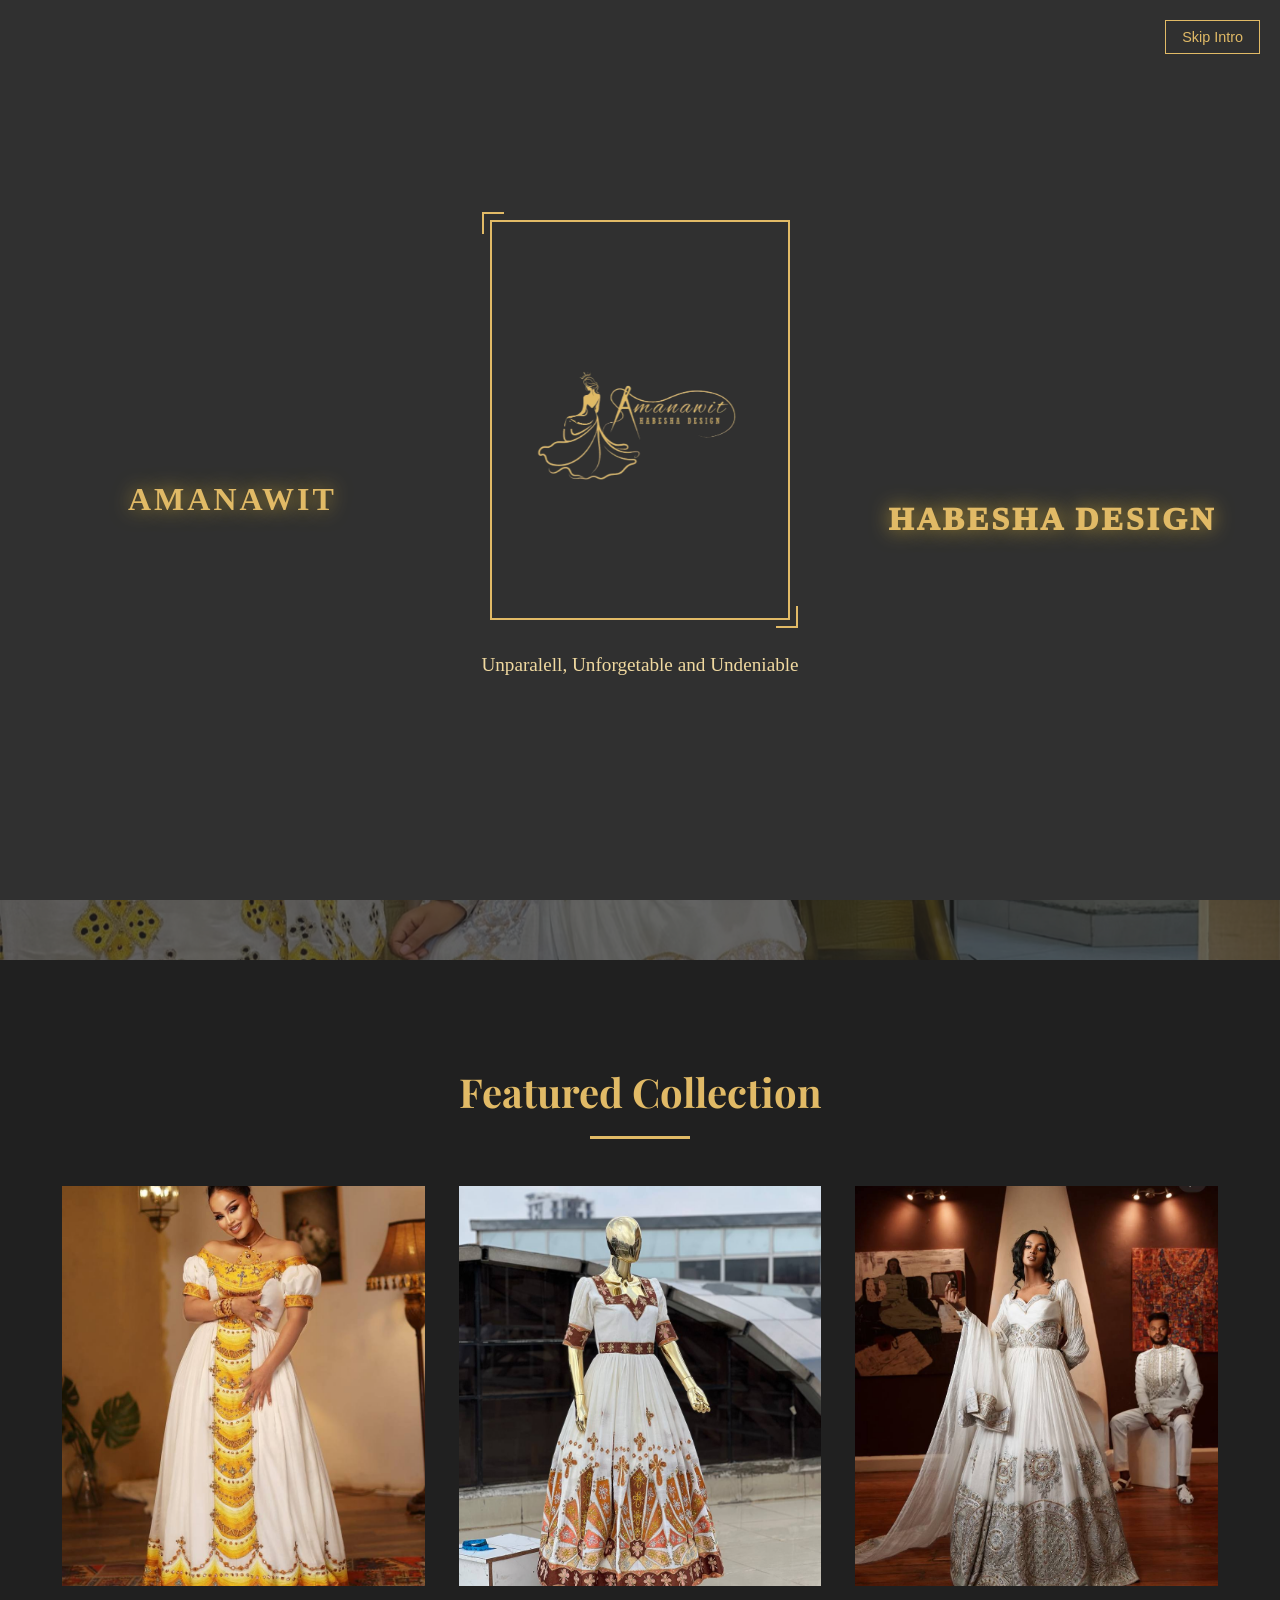
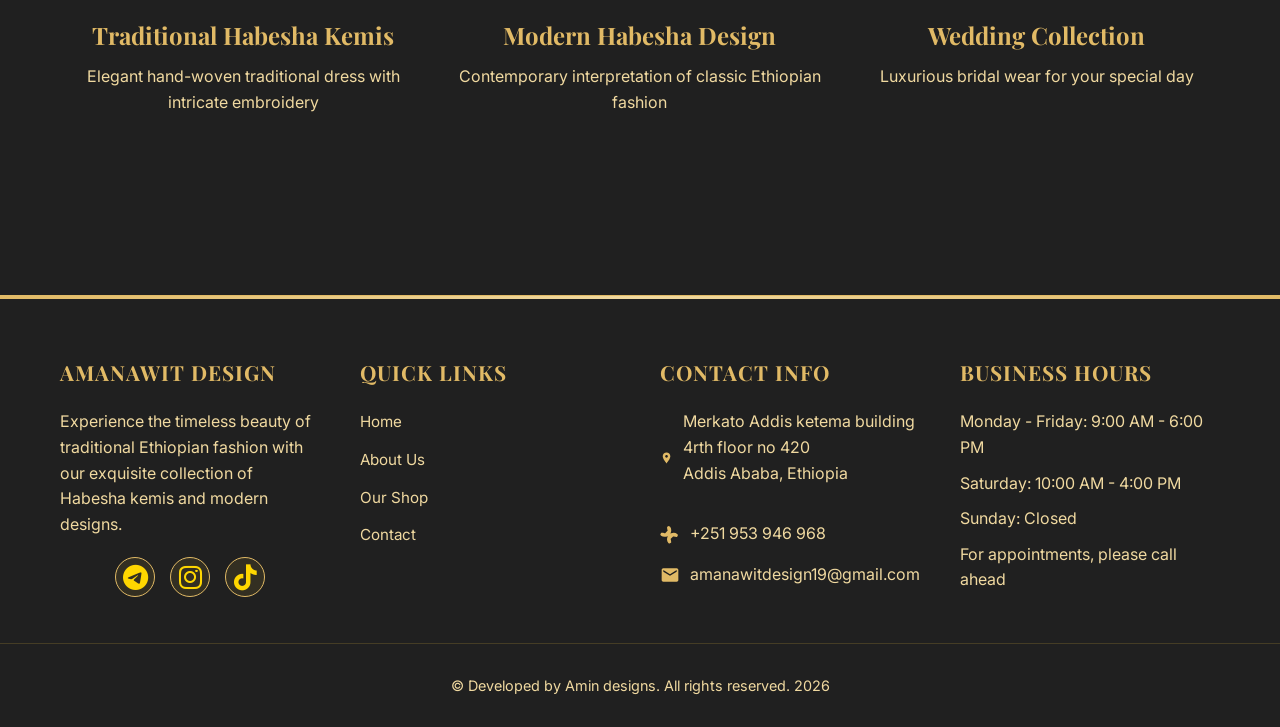
<file: index.html>
<!DOCTYPE html>
<html lang="en">
<head>
    <meta charset="UTF-8">
    <meta name="viewport" content="width=device-width, initial-scale=1.0">
    <title>Amanawit Design - Timeless Culture. Modern Grace.</title>
    <link rel="stylesheet" href="styles.css">
    <link href="https://fonts.googleapis.com/css2?family=Playfair+Display:wght@400;700&family=Inter:wght@300;400;500&display=swap" rel="stylesheet">
    <link rel="stylesheet" href="https://cdnjs.cloudflare.com/ajax/libs/font-awesome/6.0.0/css/all.min.css">
</head>
<body>
    <!-- Cinematic Intro -->

    <div id="intro" class="intro-screen">
        <div class="particles-container"></div>
        <div class="intro-content">
            <div class="pattern-frame">
                <img src="img/aman-removebg-preview.png" alt="Amanawit Design" class="intro-logo">
            </div>
            <p class="intro-subtitle">Unparalell, Unforgetable and Undeniable</p>
        </div>
        
        <!-- Animated Text on Sides -->
        <div class="side-text left-text">Amanawit</div>
        <div class="side-text right-text">Habesha Design</div>
        
        <button class="skip-intro" onclick="skipIntro()">Skip Intro</button>
    </div>

    <!-- Navigation -->
    <nav class="navbar">
        <div class="nav-container">
            <div class="nav-logo">
                <img src="img/aman-removebg-preview.png" alt="Amanawit Design" class="logo-img">
            </div>
          <div class="nav-toggle">
                <span></span>
                <span></span>
                <span></span>
            </div>

            <ul class="nav-menu">
                <li><a href="index.html" class="nav-link active">Home</a></li>
                <li><a href="about.html" class="nav-link">About</a></li>
                <li><a href="services.html" class="nav-link">Shop</a></li>
                <li><a href="contact.html" class="nav-link">Contact</a></li>
                <li><a href="http://localhost:8000/login/" class="nav-link" title="Admin Login"><i class="fas fa-lock"></i></a></li>
            </ul>
        </div>
    </nav>

    <!-- Hero Section -->
    <section class="hero">
        <div class="hero-bg">
            <div class="hero-slide active">
                <img src="img/habesha 4.png" alt="Traditional Habesha Dress">
            </div>
            <div class="hero-slide">
                <img src="img/habesha 2.jpg" alt="Modern Habesha Design">
            </div>
            <div class="hero-slide">
                <img src="img/habesha 3.jpg" alt="Wedding Collection">
            </div>
                 <div class="hero-slide">
                <img src="img/habesha 6.png" style="width: 100%;height: 100%;" alt="Wedding Collection">
            </div>
        </div>
        <div class="hero-content">
            <p class="hero-title" style="font-size: 60pt;font-family: 'Times New Roman', Times, serif;" > Amanawit Design</p>
            <p class="hero-subtitle">Experience the timeless beauty of traditional Ethiopian fashion</p>
            <button class="cta-button" onclick="window.location.href='services.html'">Explore Collection</button>
        </div>
    </section>

    <!-- Featured Collection -->
    <section class="featured">
        <h2 class="section-title">Featured Collection</h2>
        <div class="featured-grid">
            <div class="featured-item">
                <div class="featured-image">
                    <img src="img/habesha 1.jpg" alt="Traditional Habesha Dress">
                </div>
                <h3>Traditional Habesha Kemis</h3>
                <p>Elegant hand-woven traditional dress with intricate embroidery</p>
            </div>
            <div class="featured-item">
                <div class="featured-image">
                    <img src="img/habesha 2.jpg" alt="Modern Habesha Design">
                </div>
                <h3>Modern Habesha Design</h3>
                <p>Contemporary interpretation of classic Ethiopian fashion</p>
            </div>
            <div class="featured-item">
                <div class="featured-image">
                    <img src="img/habesha 3.jpg" alt="Wedding Collection">
                </div>
                <h3>Wedding Collection</h3>
                <p>Luxurious bridal wear for your special day</p>
            </div>
        </div>
    </section>

    

    <!-- Footer -->
     <footer>
        <div class="footer-content">
            <div class="footer-grid">
                <div class="footer-section">
                    <h3>Amanawit Design</h3>
                    <p>Experience the timeless beauty of traditional Ethiopian fashion with our exquisite collection of Habesha kemis and modern designs.</p>
                    <div class="social-links">
                        <!-- Telegram -->
                        <a href="https://t.me/amani_design_19" target="_blank" class="social-icon">
                            <i class="fab fa-telegram-plane"></i>
                        </a>

                        <!-- Instagram -->
                        <a href="https://www.instagram.com/amanawitdesign" target="_blank" class="social-icon">
                            <i class="fab fa-instagram"></i>
                        </a>

                        <!-- TikTok -->
                        <a href="https://www.tiktok.com/@amanawit_design" target="_blank" class="social-icon">
                            <i class="fab fa-tiktok"></i>
                        </a>
                    </div>
                </div>
                
                <div class="footer-section">
                    <h3>Quick Links</h3>
                    <ul>
                        <li><a href="index.html">Home</a></li>
                        <li><a href="about.html">About Us</a></li>
                        <li><a href="services.html">Our Shop</a></li>
                        <li><a href="contact.html">Contact</a></li>
                    </ul>
                </div>
                
                <div class="footer-section">
                    <h3>Contact Info</h3>
                    <div class="footer-contact">
                        <svg viewBox="0 0 24 24"><path d="M12 2C8.13 2 5 5.13 5 9c0 5.25 7 13 7 13s7-7.75 7-13c0-3.87-3.13-7-7-7zm0 9.5c-1.38 0-2.5-1.12-2.5-2.5s1.12-2.5 2.5-2.5 2.5 1.12 2.5 2.5-1.12 2.5-2.5 2.5z"/></svg>
                        <address>  <p>Merkato Addis ketema building 4rth floor no 420<br>Addis Ababa, Ethiopia</p></address>
                    </div>
                    <div class="footer-contact">
                        <svg viewBox="0 0 24 24"><path d="M6.62 10.79c1.44 2.83 3.76 5.14 6.59 6.59l2.2-2.2c.27-.27.67-.36 1.02-.24 1.12.37 2.33.57 3.57.57.12 0 .24-.02.35-.06a.5.5 0 00.28-.22l.85-1.69c.08-.16.05-.34-.06-.5-.14-.46-.44-.85-.83-1.15-1.11-.88-2.54-1.39-4.04-1.39-2.21 0-4.25.86-5.77 2.29-1.51 1.43-2.37 3.47-2.37 5.68 0 1.5.51 2.93 1.39 4.04.3.39.69.69 1.15.83.16.11.34.14.5.06l1.69-.85a.5.5 0 00.22-.28c.04-.11.06-.23.06-.35.01-1.25-.2-2.45-.57-3.57-.12-.35-.03-.75.24-1.02l2.2-2.2c-1.45-2.83-3.76-5.14-6.59-6.59l-2.2 2.2c-.27.27-.67.36-1.02.24-1.12-.37-2.33-.57-3.57-.57-.12 0-.24.02-.35.06a.5.5 0 00-.28.22l-.85 1.69c-.08.16-.05.34.06.5.14.46.44.85.83 1.15 1.11.88 2.54 1.39 4.04 1.39 2.21 0 4.25-.86 5.77-2.29 1.51-1.43 2.37-3.47 2.37-5.68 0-1.5-.51-2.93-1.39-4.04-.3-.39-.69-.69-1.15-.83-.16-.11-.34-.14-.5-.06l-1.69.85a.5.5 0 00-.22.28c-.04.11-.06.23-.06.35-.01 1.25.2 2.45.57 3.57.12.35.03.75-.24 1.02l-2.2 2.2z"/></svg>
                        <span>+251 953 946 968</span>
                    </div>
                    <div class="footer-contact">
                        <svg viewBox="0 0 24 24"><path d="M20 4H4c-1.1 0-1.99.9-1.99 2L2 18c0 1.1.9 2 2 2h16c1.1 0 2-.9 2-2V6c0-1.1-.9-2-2-2zm0 4l-8 5-8-5V6l8 5 8-5v2z"/></svg>
                        <span>amanawitdesign19@gmail.com</span>
                    </div>
                </div>
                
                <div class="footer-section">
                    <h3>Business Hours</h3>
                    <p>Monday - Friday: 9:00 AM - 6:00 PM</p>
                    <p>Saturday: 10:00 AM - 4:00 PM</p>
                    <p>Sunday: Closed</p>
                    <p>For appointments, please call ahead</p>
                </div>
            </div>
        </div>
        <div class="footer-bottom">
            <p>&copy;  Developed by Amin designs. All rights reserved. 2026</p>
        </div>
    </footer>

    <script>
        // Hero Slideshow
        let currentSlide = 0;
        const slides = document.querySelectorAll('.hero-slide');
        const totalSlides = slides.length;

        function showSlide(index) {
            slides.forEach(slide => slide.classList.remove('active'));
            slides[index].classList.add('active');
        }

        function nextSlide() {
            currentSlide = (currentSlide + 1) % totalSlides;
            showSlide(currentSlide);
        }

        function startSlideshow() {
            setInterval(nextSlide, 4000); // Change slide every 4 seconds
        }

        // Skip Intro Function
        function skipIntro() {
            const intro = document.getElementById('intro');
            const mainContent = document.querySelector('body > *:not(#intro)');
            
            if (intro) {
                // Fade out intro
                intro.style.transition = 'opacity 1s ease, transform 1s ease';
                intro.style.opacity = '0';
                intro.style.transform = 'scale(0.95)';
                
                setTimeout(() => {
                    intro.style.display = 'none';
                    
                    // Fade in main content
                    if (mainContent) {
                        mainContent.style.opacity = '0';
                        mainContent.style.transition = 'opacity 0.8s ease';
                        setTimeout(() => {
                            mainContent.style.opacity = '1';
                        }, 100);
                    }
                }, 1000);
            }
        }

        // Generate Particles
        function generateParticles() {
            const particlesContainer = document.querySelector('.particles-container');
            if (particlesContainer) {
                for (let i = 0; i < 50; i++) {
                    const particle = document.createElement('div');
                    particle.className = 'particle';
                    particle.style.left = Math.random() * 100 + '%';
                    particle.style.animationDelay = Math.random() * 8 + 's';
                    particle.style.animationDuration = (Math.random() * 3 + 5) + 's';
                    particlesContainer.appendChild(particle);
                }
            }
        }

        // Hamburger Menu Toggle
        document.addEventListener('DOMContentLoaded', function() {
            // Start hero slideshow
            if (slides.length > 0) {
                startSlideshow();
            }
            
            // Generate particles for intro
            generateParticles();
            
            const navToggle = document.querySelector('.nav-toggle');
            const navMenu = document.querySelector('.nav-menu');
            const navLinks = document.querySelectorAll('.nav-link');

            if (navToggle && navMenu) {
                navToggle.addEventListener('click', () => {
                    navToggle.classList.toggle('active');
                    navMenu.classList.toggle('active');
                });

                navLinks.forEach(link => {
                    link.addEventListener('click', () => {
                        navToggle.classList.remove('active');
                        navMenu.classList.remove('active');
                    });
                });
            }
        });

        setTimeout(() => {
            skipIntro();
        }, 5000);
    </script>
</body>
</html>
</file>
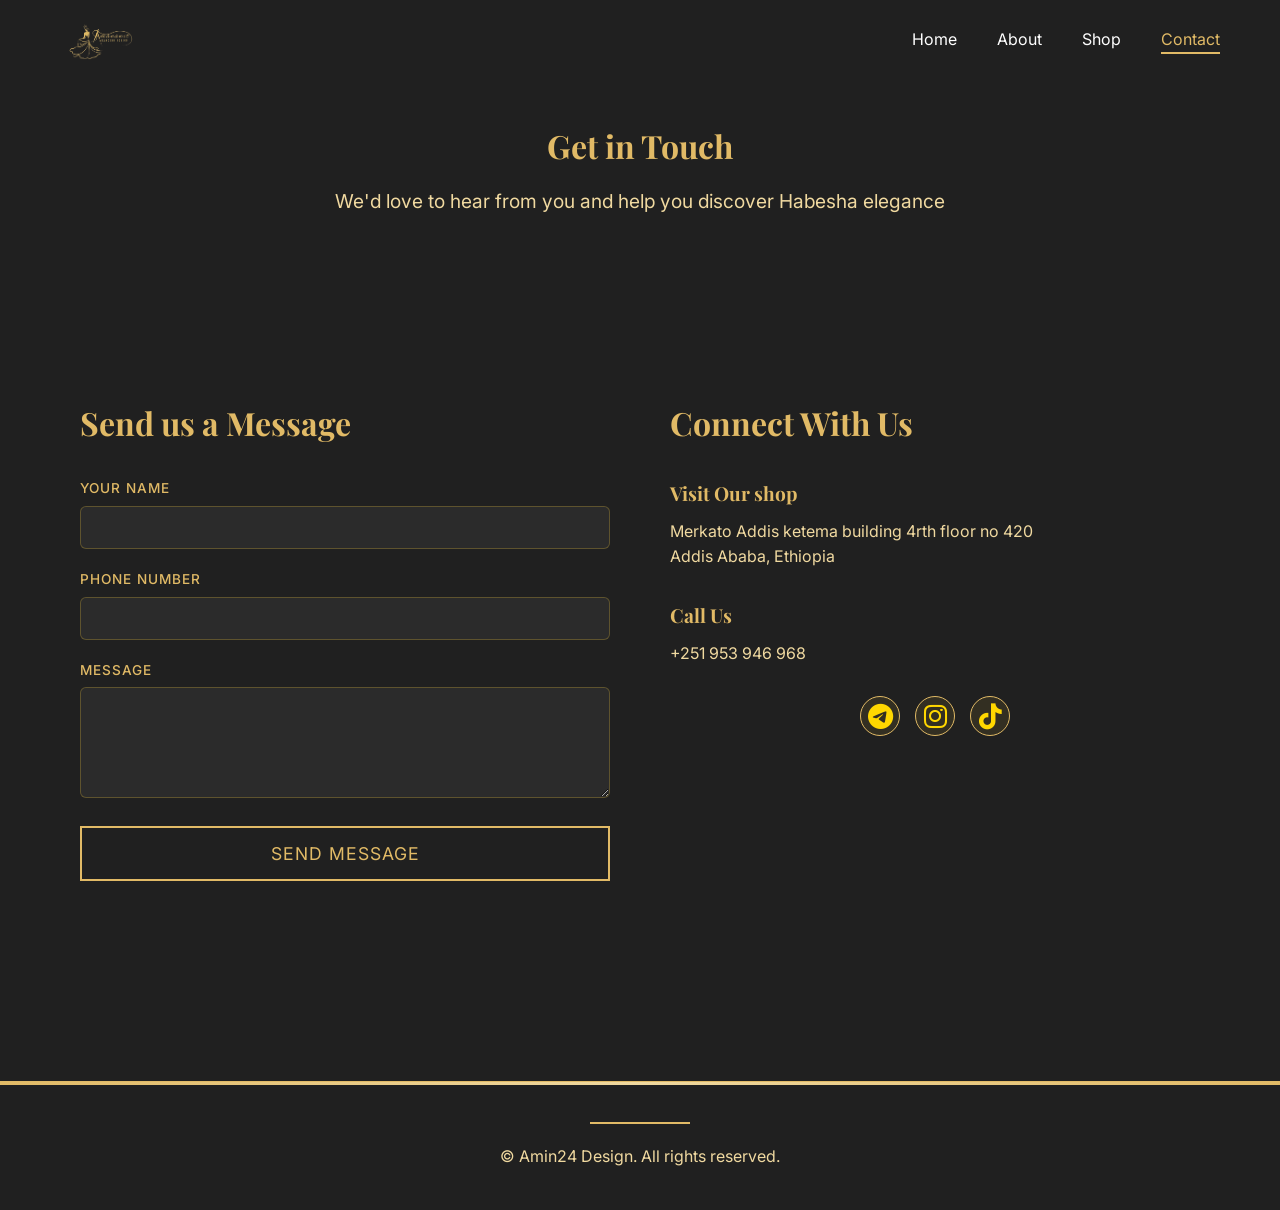
<file: contact.html>
<!DOCTYPE html>
<html lang="en">
<head>
    <meta charset="UTF-8">
    <meta name="viewport" content="width=device-width, initial-scale=1.0">
    <title>Contact - Amanawit Design</title>
    <link rel="stylesheet" href="styles.css">
    <link rel="stylesheet" href="https://cdnjs.cloudflare.com/ajax/libs/font-awesome/6.0.0/css/all.min.css">
    <link href="https://fonts.googleapis.com/css2?family=Playfair+Display:wght@400;700&family=Inter:wght@300;400;500&display=swap" rel="stylesheet">
</head>
<body>
    <!-- Navigation -->
    <nav class="navbar">
        <div class="nav-container">
            <div class="nav-logo">
                <img src="img/aman-removebg-preview.png" alt="Amanawit Design" class="logo-img">
            </div>
            <div class="nav-toggle">
                <span></span>
                <span></span>
                <span></span>
            </div>
            <ul class="nav-menu">
                <li><a href="index.html" class="nav-link">Home</a></li>
               <li><a href="about.html" class="nav-link">About</a></li>
                <li><a href="services.html" class="nav-link">Shop</a></li>
                <li><a href="contact.html" class="nav-link active">Contact</a></li>
            </ul>
        </div>
    </nav>

    <!-- Page Header -->
    <section class="page-header">
        <h1>Get in Touch</h1>
        <p>We'd love to hear from you and help you discover Habesha elegance</p>
    </section>

    <!-- Contact Section -->
    <section class="contact-section">
        <section class="contact-container">
            <div class="contact-form">
                <h2>Send us a Message</h2>
                <form id="contactForm">
                    <div class="form-group">
                        <label for="name">Your Name</label>
                        <input type="text" id="name" name="name" required>
                    </div>
                    <div class="form-group">
                        <label for="phone">Phone Number</label>
                        <input type="tel" id="phone" name="phone" required>
                    </div>
                    <div class="form-group">
                        <label for="message">Message</label>
                        <textarea id="message" name="message" rows="5" required></textarea>
                    </div>
                    <button type="submit" class="submit-btn">Send Message</button>
                </form>
            </div>
            
            <div class="contact-info">
                <h2>Connect With Us</h2>
                <div class="contact-details">
                    <div class="contact-item">
                        <h3>Visit Our shop</h3>
                        <p>Merkato Addis ketema building 4rth floor no 420<br>Addis Ababa, Ethiopia</p>
                    </div>
                    <div class="contact-item">
                        <h3>Call Us</h3>
                        <p>+251 953 946 968</p>
                    </div>
                    
                    <div class="social-links">
                        <!-- Telegram -->
                        <a href="https://t.me/amani_design_19" target="_blank" class="social-icon">
                            <i class="fab fa-telegram-plane"></i>
                        </a>

                        <!-- Instagram -->
                        <a href="https://www.instagram.com/amanawitdesign" target="_blank" class="social-icon">
                            <i class="fab fa-instagram"></i>
                        </a>

                        <!-- TikTok -->
                        <a href="https://www.tiktok.com/@amanawit_design" target="_blank" class="social-icon">
                            <i class="fab fa-tiktok"></i>
                        </a>
                    </div>
                </div>
            </div>
        </section>
    </section>

    <!-- Footer -->
    <footer class="footer">
        <div class="footer-content">
            <div class="footer-divider"></div>
            <p>&copy; Amin24 Design. All rights reserved.</p>
        </div>
    </footer>

    <script>
        // Hamburger Menu Toggle
        document.addEventListener('DOMContentLoaded', function() {
            const navToggle = document.querySelector('.nav-toggle');
            const navMenu = document.querySelector('.nav-menu');
            const navLinks = document.querySelectorAll('.nav-link');

            if (navToggle && navMenu) {
                // Mobile menu toggle
                navToggle.addEventListener('click', () => {
                    navToggle.classList.toggle('active');
                    navMenu.classList.toggle('active');
                });

                // Close mobile menu when clicking on a link
                navLinks.forEach(link => {
                    link.addEventListener('click', () => {
                        navToggle.classList.remove('active');
                        navMenu.classList.remove('active');
                    });
                });
            }
        });
    </script>
</body>
</html>
</file>
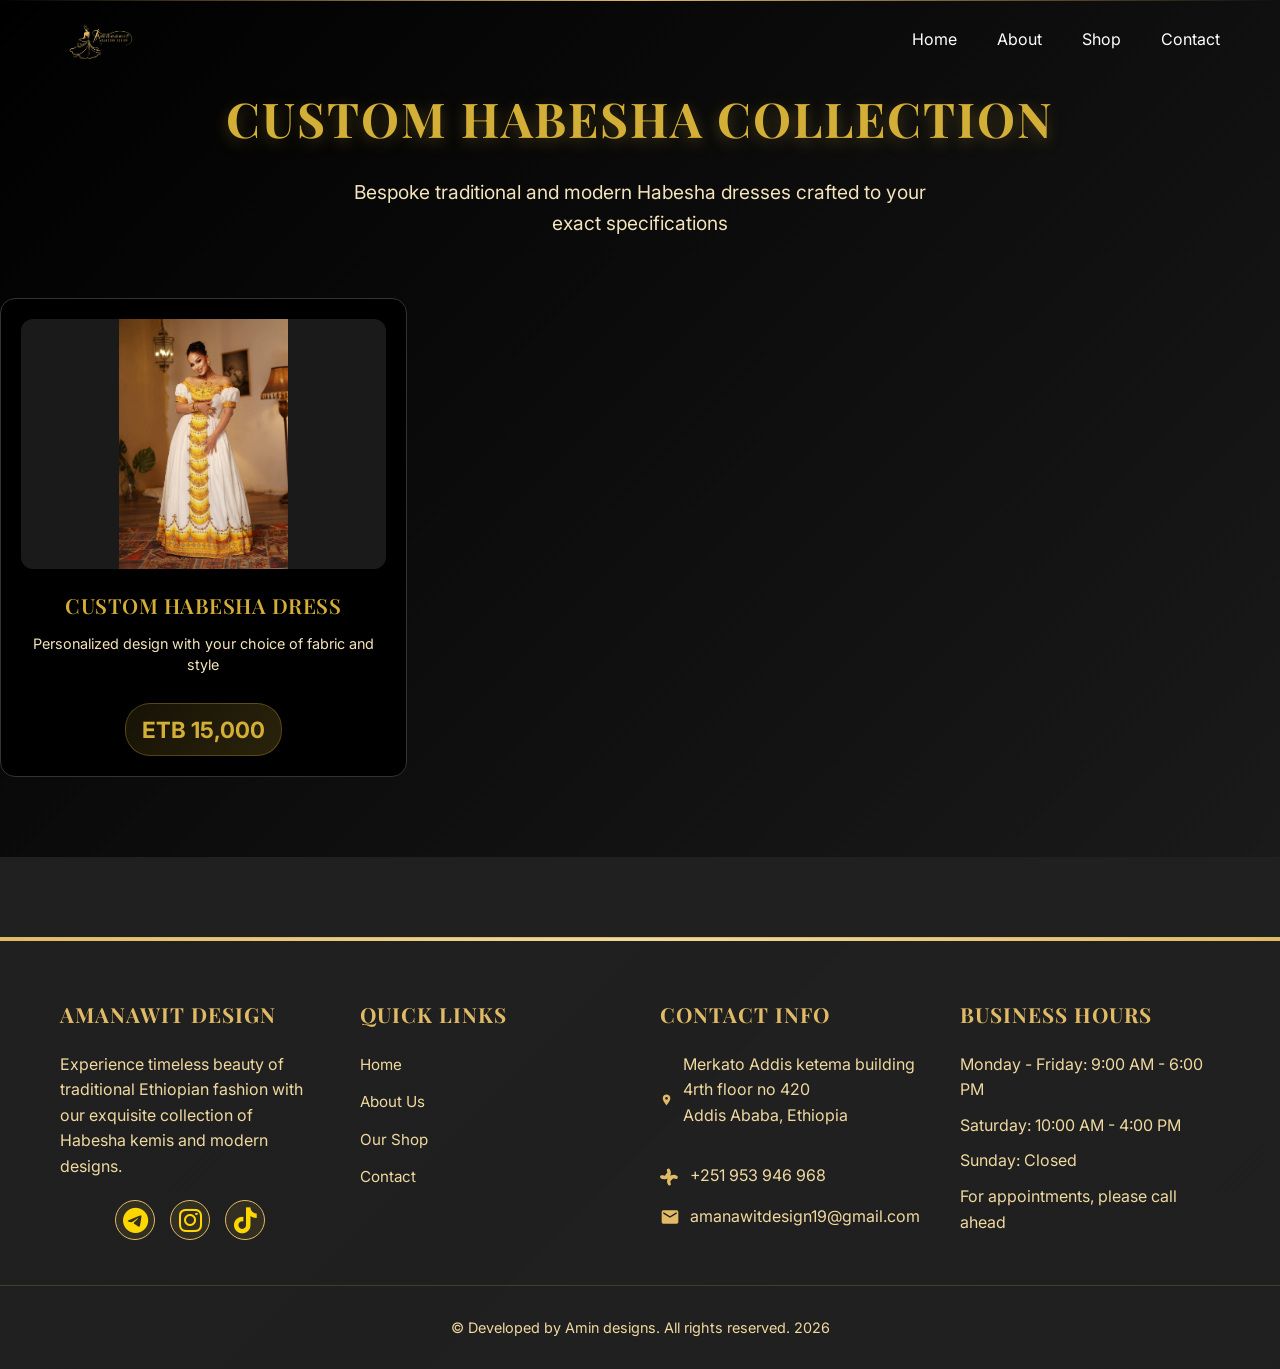
<file: custom-collection.html>
<!DOCTYPE html>
<html lang="en">
<head>
    <meta charset="UTF-8">
    <meta name="viewport" content="width=device-width, initial-scale=1.0">
    <title>Custom Collection - Amanawit Design</title>
    <link rel="stylesheet" href="styles.css?v=3">
    <link href="https://fonts.googleapis.com/css2?family=Playfair+Display:wght@400;700&family=Inter:wght@300;400;500&display=swap" rel="stylesheet">
    <link rel="stylesheet" href="https://cdnjs.cloudflare.com/ajax/libs/font-awesome/6.0.0/css/all.min.css">
</head>
<body>
    <!-- Navigation -->
    <nav class="navbar">
        <div class="nav-container">
            <div class="nav-logo">
                <img src="img/aman-removebg-preview.png" alt="Amanawit Design" class="logo-img">
            </div>
            <div class="nav-toggle">
                <span></span>
                <span></span>
                <span></span>
            </div>
            <ul class="nav-menu">
                <li><a href="index.html" class="nav-link">Home</a></li>
                <li><a href="about.html" class="nav-link">About</a></li>
                <li><a href="services.html" class="nav-link">Shop</a></li>
                <li><a href="contact.html" class="nav-link">Contact</a></li>
             </ul>
        </div>
    </nav>

    <!-- Custom Collection Section -->
    <section class="collection-section" style="background: linear-gradient(135deg, #000000 0%, #1a1a1a 100%); padding: 80px 0; position: relative;">
        <div class="section-header" style="text-align: center; margin-bottom: 60px; position: relative;">
            <h1 style="font-size: 3rem; color: #d4af37; margin-bottom: 20px; text-transform: uppercase; letter-spacing: 2px; font-weight: 700; text-shadow: 0 4px 15px rgba(212, 175, 55, 0.3);">Custom Habesha Collection</h1>
            <p style="font-size: 1.2rem; color: #f4e4bc; max-width: 600px; margin: 0 auto; line-height: 1.6;">Bespoke traditional and modern Habesha dresses crafted to your exact specifications</p>
        </div>

        <div class="collection-grid" style="display: grid; grid-template-columns: repeat(3, 1fr); gap: 30px; margin-top: 40px;" id="dynamic-collections">
            <!-- Collections will be loaded here from backend -->
        </div>
    </section>

    <!-- Footer -->
    <footer>
        <div class="footer-content">
            <div class="footer-grid">
                <div class="footer-section">
                    <h3>Amanawit Design</h3>
                    <p>Experience timeless beauty of traditional Ethiopian fashion with our exquisite collection of Habesha kemis and modern designs.</p>
                    <div class="social-links">
                        <a href="https://t.me/amani_design_19" target="_blank" class="social-icon">
                            <i class="fab fa-telegram-plane"></i>
                        </a>
                        <a href="https://www.instagram.com/amanawitdesign" target="_blank" class="social-icon">
                            <i class="fab fa-instagram"></i>
                        </a>
                        <a href="https://www.tiktok.com/@amanawit_design" target="_blank" class="social-icon">
                            <i class="fab fa-tiktok"></i>
                        </a>
                    </div>
                </div>
                
                <div class="footer-section">
                    <h3>Quick Links</h3>
                    <ul>
                        <li><a href="index.html">Home</a></li>
                        <li><a href="about.html">About Us</a></li>
                        <li><a href="services.html">Our Shop</a></li>
                        <li><a href="contact.html">Contact</a></li>
                    </ul>
                </div>
                
                <div class="footer-section">
                    <h3>Contact Info</h3>
                    <div class="footer-contact">
                        <svg viewBox="0 0 24 24"><path d="M12 2C8.13 2 5 5.13 5 9c0 5.25 7 13 7 13s7-7.75 7-13c0-3.87-3.13-7-7-7zm0 9.5c-1.38 0-2.5-1.12-2.5-2.5s1.12-2.5 2.5-2.5 2.5 1.12 2.5 2.5-1.12 2.5-2.5 2.5z"/></svg>
                        <address> <p>Merkato Addis ketema building 4rth floor no 420<br>Addis Ababa, Ethiopia</p></address>
                    </div>
                    <div class="footer-contact">
                        <svg viewBox="0 0 24 24"><path d="M6.62 10.79c1.44 2.83 3.76 5.14 6.59 6.59l2.2-2.2c.27-.27.67-.36 1.02-.24 1.12.37 2.33.57 3.57.57.12 0 .24-.02.35-.06a.5.5 0 00.28-.22l.85-1.69c.08-.16.05-.34-.06-.5-.14-.46-.44-.85-.83-1.15-1.11-.88-2.54-1.39-4.04-1.39-2.21 0-4.25.86-5.77 2.29-1.51 1.43-2.37 3.47-2.37 5.68 0 1.5.51 2.93 1.39 4.04.3.39.69.69 1.15.83.16.11.34.14.5.06l1.69-.85a.5.5 0 00-.22.28c.04-.11.06-.23.06-.35.01-1.25-.2-2.45-.57-3.57-.12-.35-.03-.75.24-1.02l2.2-2.2c-1.45-2.83-3.76-5.14-6.59-6.59l-2.2 2.2c-.27.27-.67.36-1.02.24-1.12-.37-2.33-.57-3.57-.57-.12 0-.24.02-.35.06a.5.5 0 00-.28.22l-.85 1.69c-.08.16-.05.34.06.5.14.46.44.85.83 1.15 1.11.88 2.54 1.39 4.04 1.39 2.21 0 4.25-.86 5.77-2.29 1.51-1.43 2.37-3.47 2.37-5.68 0-1.5-.51-2.93-1.39-4.04-.3-.39-.69-.69-1.15-.83-.16-.11-.34-.14-.5-.06l-1.69.85a.5.5 0 00-.22.28c.04-.11.06-.23.06-.35.01 1.25.2 2.45.57 3.57.12.35.03.75-.24 1.02l-2.2 2.2z"/></svg>
                        <span>+251 953 946 968</span>
                    </div>
                    <div class="footer-contact">
                        <svg viewBox="0 0 24 24"><path d="M20 4H4c-1.1 0-1.99.9-1.99 2L2 18c0 1.1.9 2 2 2h16c1.1 0 2-.9 2-2V6c0-1.1-.9-2-2-2zm0 4l-8 5-8-5V6l8 5 8-5v2z"/></svg>
                        <span>amanawitdesign19@gmail.com</span>
                    </div>
                </div>
                
                <div class="footer-section">
                    <h3>Business Hours</h3>
                    <p>Monday - Friday: 9:00 AM - 6:00 PM</p>
                    <p>Saturday: 10:00 AM - 4:00 PM</p>
                    <p>Sunday: Closed</p>
                    <p>For appointments, please call ahead</p>
                </div>
            </div>
        </div>
        <div class="footer-bottom">
            <p>&copy; Developed by Amin designs. All rights reserved. 2026</p>
        </div>
    </footer>

    <script>
        // Go to Order Form Function
        function goToOrder(name, price, image, description) {
            const params = new URLSearchParams({
                name: name,
                price: price,
                image: image,
                description: description
            });
            window.location.href = `order.html?${params.toString()}`;
        }

        // Load collections from backend
        async function loadCollections() {
            try {
                const response = await fetch('http://localhost:8000/api/services/1/collections/');
                const data = await response.json();
                displayCollections(data.collections);
            } catch (error) {
                console.error('Error loading collections:', error);
                // Fallback to static content
                displayFallbackCollections();
            }
        }

        // Display collections from backend
        function displayCollections(collections) {
            const grid = document.getElementById('dynamic-collections');
            if (!grid) return;
            
            if (collections.length === 0) {
                displayFallbackCollections();
                return;
            }
            
            const API_BASE = 'http://localhost:8000';
            
            grid.innerHTML = collections.map(collection => {
                // Build full image URL
                let imageUrl = collection.image_url;
                if (imageUrl && !imageUrl.startsWith('http')) {
                    imageUrl = API_BASE + imageUrl;
                }
                if (!imageUrl) {
                    imageUrl = 'img/habesha 1.jpg'; // Fallback image
                }
                
                return `
                <div class="collection-card" onclick="goToOrder('${collection.name}', '${collection.price}', '${imageUrl}', '${collection.description}')" style="background: #000000; border: 1px solid #333; padding: 20px; text-align: center; transition: all 0.3s ease; cursor: pointer; position: relative; border-radius: 15px; overflow: hidden;">
                    <div class="card-image" style="position: relative; overflow: visible; margin-bottom: 20px; border-radius: 12px; width: 100%; height: 250px; box-shadow: 0 4px 15px rgba(0, 0, 0, 0.3);">
                        <img src="${imageUrl}" alt="${collection.name}" style="width: 100%; height: 100%; object-fit: contain; transition: transform 0.3s ease; display: block; background: #1a1a1a; border-radius: 12px;" onerror="this.src='img/habesha 1.jpg'">
                    </div>
                    <div class="card-content" style="position: relative; z-index: 2;">
                        <h3 style="font-size: 1.3rem; color: #d4af37; margin-bottom: 10px; font-weight: 600; text-transform: uppercase; letter-spacing: 0.5px;">${collection.name}</h3>
                        <p style="color: #f4e4bc; line-height: 1.5; margin-bottom: 15px; font-size: 0.9rem; min-height: 45px;">${collection.description}</p>
                        <div class="price" style="font-size: 1.4rem; color: #d4af37; font-weight: 700; background: linear-gradient(135deg, rgba(212, 175, 55, 0.1), rgba(212, 175, 55, 0.2)); padding: 8px 16px; border-radius: 25px; border: 1px solid rgba(212, 175, 55, 0.3); display: inline-block; margin-top: 10px; transition: all 0.3s ease;">ETB ${collection.price}</div>
                    </div>
                    </div>
                </div>
            `}).join('');
        }

// Fallback collections if backend is not available
        function displayFallbackCollections() {
            const grid = document.getElementById('dynamic-collections');
            grid.innerHTML = `
                <div class="collection-card" onclick="goToOrder('Custom Habesha Dress', 'ETB 15,000', 'img/habesha 1.jpg', 'Custom-made traditional Habesha dress with modern design elements')" style="background: #000000; border: 1px solid #333; padding: 20px; text-align: center; transition: all 0.3s ease; cursor: pointer; position: relative; border-radius: 15px; overflow: hidden;">
                    <div class="card-image" style="position: relative; overflow: visible; margin-bottom: 20px; border-radius: 12px; width: 100%; height: 250px; box-shadow: 0 4px 15px rgba(0, 0, 0, 0.3);">
                        <img src="img/habesha 1.jpg" alt="Custom Habesha Dress" style="width: 100%; height: 100%; object-fit: contain; transition: transform 0.3s ease; display: block; background: #1a1a1a; border-radius: 12px;">
                    </div>
                    <div class="card-content" style="position: relative; z-index: 2;">
                        <h3 style="font-size: 1.3rem; color: #d4af37; margin-bottom: 10px; font-weight: 600; text-transform: uppercase; letter-spacing: 0.5px;">Custom Habesha Dress</h3>
                        <p style="color: #f4e4bc; line-height: 1.5; margin-bottom: 15px; font-size: 0.9rem; min-height: 45px;">Personalized design with your choice of fabric and style</p>
                        <div class="price" style="font-size: 1.4rem; color: #d4af37; font-weight: 700; background: linear-gradient(135deg, rgba(212, 175, 55, 0.1), rgba(212, 175, 55, 0.2)); padding: 8px 16px; border-radius: 25px; border: 1px solid rgba(212, 175, 55, 0.3); display: inline-block; margin-top: 10px; transition: all 0.3s ease;">ETB 15,000</div>
                    </div>
                </div>
            `;
        }

        // Initialize page
        document.addEventListener('DOMContentLoaded', () => {
            loadCollections();
        });

        // Hamburger Menu Toggle
        document.addEventListener('DOMContentLoaded', function() {
            const navToggle = document.querySelector('.nav-toggle');
            const navMenu = document.querySelector('.nav-menu');
            const navLinks = document.querySelectorAll('.nav-link');

            if (navToggle && navMenu) {
                navToggle.addEventListener('click', () => {
                    navToggle.classList.toggle('active');
                    navMenu.classList.toggle('active');
                });

                navLinks.forEach(link => {
                    link.addEventListener('click', () => {
                        navToggle.classList.remove('active');
                        navMenu.classList.remove('active');
                    });
                });
            }
        });
    </script>
</body>
</html>
</file>
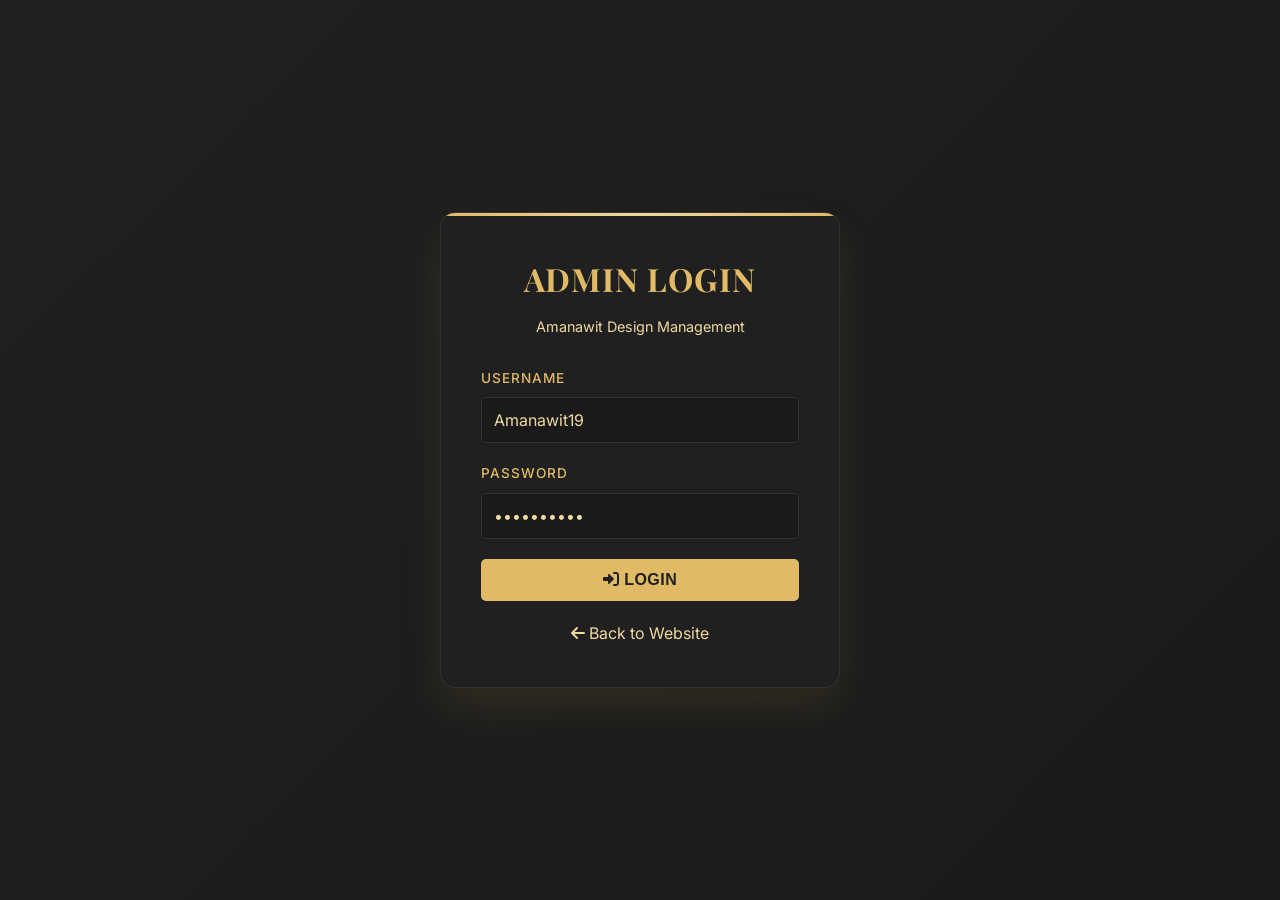
<file: login.html>
<!DOCTYPE html>
<html lang="en">
<head>
    <meta charset="UTF-8">
    <meta name="viewport" content="width=device-width, initial-scale=1.0">
    <title>Login - Amanawit Design Admin</title>
    <link rel="stylesheet" href="styles.css">
    <link href="https://fonts.googleapis.com/css2?family=Playfair+Display:wght@400;700&family=Inter:wght@300;400;500&display=swap" rel="stylesheet">
    <link rel="stylesheet" href="https://cdnjs.cloudflare.com/ajax/libs/font-awesome/6.0.0/css/all.min.css">
    <style>
        .login-container {
            display: flex;
            justify-content: center;
            align-items: center;
            min-height: 100vh;
            background: linear-gradient(135deg, var(--black) 0%, #1a1a1a 100%);
            padding: 20px;
        }
        .login-form {
            background: var(--black);
            border: 1px solid #333;
            border-radius: 15px;
            padding: 40px;
            width: 100%;
            max-width: 400px;
            box-shadow: 0 20px 40px rgba(212, 175, 55, 0.1);
            position: relative;
            overflow: hidden;
        }
        .login-form::before {
            content: '';
            position: absolute;
            top: 0;
            left: 0;
            right: 0;
            height: 3px;
            background: linear-gradient(90deg, var(--gold), var(--gold-light), var(--gold));
            animation: shimmer 3s infinite;
        }
        .login-header {
            text-align: center;
            margin-bottom: 30px;
        }
        .login-header h1 {
            color: var(--gold);
            font-size: 2rem;
            margin-bottom: 10px;
            text-transform: uppercase;
            letter-spacing: 1px;
        }
        .login-header p {
            color: var(--gold-light);
            font-size: 0.9rem;
        }
        .form-group {
            margin-bottom: 20px;
        }
        .form-group label {
            display: block;
            color: var(--gold);
            margin-bottom: 8px;
            font-weight: 500;
        }
        .form-group input {
            width: 100%;
            padding: 12px;
            background: #1a1a1a;
            border: 1px solid #333;
            border-radius: 5px;
            color: var(--gold-light);
            font-size: 1rem;
            transition: all 0.3s ease;
        }
        .form-group input:focus {
            outline: none;
            border-color: var(--gold);
            box-shadow: 0 0 5px rgba(212, 175, 55, 0.2);
        }
        .login-btn {
            width: 100%;
            background: var(--gold);
            color: var(--black);
            border: none;
            padding: 12px;
            border-radius: 5px;
            cursor: pointer;
            font-weight: 600;
            font-size: 1rem;
            transition: all 0.3s ease;
            text-transform: uppercase;
            letter-spacing: 0.5px;
        }
        .login-btn:hover {
            background: var(--gold-light);
            transform: translateY(-2px);
            box-shadow: 0 5px 15px rgba(212, 175, 55, 0.3);
        }
        .message {
            padding: 15px;
            border-radius: 5px;
            margin-bottom: 20px;
            text-align: center;
        }
        .success {
            background: rgba(76, 175, 80, 0.2);
            border: 1px solid #4caf50;
            color: #4caf50;
        }
        .error {
            background: rgba(244, 67, 54, 0.2);
            border: 1px solid #f44336;
            color: #f44336;
        }
        .back-link {
            text-align: center;
            margin-top: 20px;
        }
        .back-link a {
            color: var(--gold-light);
            text-decoration: none;
            transition: color 0.3s ease;
        }
        .back-link a:hover {
            color: var(--gold);
        }
    </style>
</head>
<body>
    <div class="login-container">
        <div class="login-form">
            <div class="login-header">
                <h1>Admin Login</h1>
                <p>Amanawit Design Management</p>
            </div>

            <div id="message-container"></div>

            <form id="login-form">
                <div class="form-group">
                    <label for="username">Username</label>
                    <input type="text" id="username" name="username" value="Amanawit19" required>
                </div>
                <div class="form-group">
                    <label for="password">Password</label>
                    <input type="password" id="password" name="password" value="Aman19#@19" required>
                </div>
                <button type="submit" class="login-btn">
                    <i class="fas fa-sign-in-alt"></i> Login
                </button>
            </form>

            <div class="back-link">
                <a href="index.html">
                    <i class="fas fa-arrow-left"></i> Back to Website
                </a>
            </div>
        </div>
    </div>

    <script>
        const API_BASE = 'http://localhost:8000/api';
        
        // Get CSRF token
        async function getCsrfToken() {
            try {
                const response = await fetch('http://localhost:8000/api/csrf/');
                const data = await response.json();
                return data.csrf_token;
            } catch (error) {
                console.error('Error getting CSRF token:', error);
                return null;
            }
        }

        // Login function
        document.getElementById('login-form').addEventListener('submit', async (e) => {
            e.preventDefault();
            
            const username = document.getElementById('username').value;
            const password = document.getElementById('password').value;

            try {
                const csrfToken = await getCsrfToken();
                
                const response = await fetch('http://localhost:8000/api/login/', {
                    method: 'POST',
                    headers: {
                        'Content-Type': 'application/json',
                        'X-CSRFToken': csrfToken,
                    },
                    body: JSON.stringify({ username, password })
                });

                const result = await response.json();
                
                if (result.success) {
                    // Store login status
                    localStorage.setItem('isLoggedIn', 'true');
                    localStorage.setItem('username', username);
                    
                    showMessage('Login successful! Redirecting...', 'success');
                    
                    // Redirect to management page
                    setTimeout(() => {
                        window.location.href = 'http://localhost:8000/manage/';
                    }, 1500);
                } else {
                    showMessage('Error: ' + result.error, 'error');
                }
            } catch (error) {
                showMessage('Login error: ' + error.message, 'error');
            }
        });

        // Show message
        function showMessage(message, type) {
            const container = document.getElementById('message-container');
            const messageDiv = document.createElement('div');
            messageDiv.className = `message ${type}`;
            messageDiv.textContent = message;
            container.appendChild(messageDiv);
            
            // Remove message after 5 seconds
            setTimeout(() => {
                messageDiv.remove();
            }, 5000);
        }

        // Check if already logged in
        document.addEventListener('DOMContentLoaded', () => {
            const isLoggedIn = localStorage.getItem('isLoggedIn');
            if (isLoggedIn === 'true') {
                showMessage('Already logged in. Redirecting...', 'success');
                setTimeout(() => {
                    window.location.href = 'http://localhost:8000/manage/';
                }, 1500);
            }
        });
    </script>
</body>
</html>
</file>
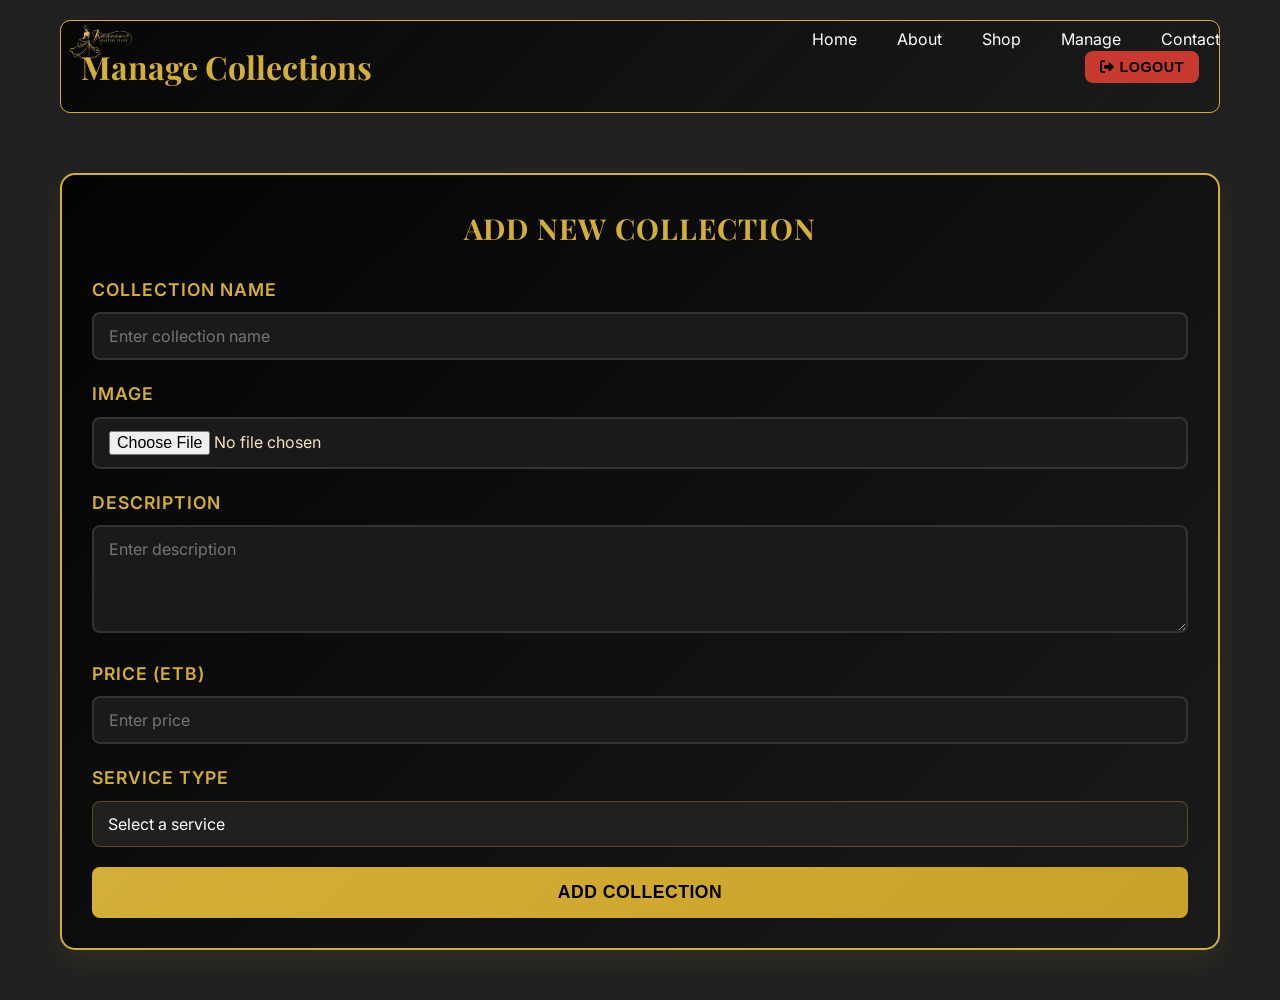
<file: manage-collections.html>
<!DOCTYPE html>
<html lang="en">
<head>
    <meta charset="UTF-8">
    <meta name="viewport" content="width=device-width, initial-scale=1.0">
    <title>Manage Collections - Amanawit Design</title>
    <link rel="stylesheet" href="styles.css">
    <link href="https://fonts.googleapis.com/css2?family=Playfair+Display:wght@400;700&family=Inter:wght@300;400;500&display=swap" rel="stylesheet">
    <link rel="stylesheet" href="https://cdnjs.cloudflare.com/ajax/libs/font-awesome/6.0.0/css/all.min.css">
    <style>
        .admin-container {
            max-width: 1200px;
            margin: 0 auto;
            padding: 20px;
        }
        .admin-header {
            display: flex;
            justify-content: space-between;
            align-items: center;
            margin-bottom: 30px;
            padding: 20px;
            background: linear-gradient(135deg, rgba(0,0,0,0.8), rgba(26,26,26,0.9));
            border: 1px solid #d4af37;
            border-radius: 10px;
        }
        .admin-header h1 {
            color: #d4af37;
            font-size: 2rem;
            margin: 0;
        }
        .form-group {
            margin-bottom: 20px;
        }
        .form-group label {
            display: block;
            color: #d4af37;
            font-weight: 600;
            margin-bottom: 8px;
            font-size: 1.1rem;
        }
        .form-group input,
        .form-group textarea,
        .form-group select {
            width: 100%;
            padding: 12px 15px;
            background: #1a1a1a;
            border: 2px solid #333;
            border-radius: 8px;
            color: #f4e4bc;
            font-size: 1rem;
            transition: all 0.3s ease;
        }
        .form-group input:focus,
        .form-group textarea:focus,
        .form-group select:focus {
            outline: none;
            border-color: #d4af37;
            box-shadow: 0 0 10px rgba(212, 175, 55, 0.3);
        }
        .form-group select {
            cursor: pointer;
            appearance: none;
            background-image: url("data:image/svg+xml,%3Csvg xmlns='http://www.w3.org/2000/svg' width='12' height='12' viewBox='0 0 12 12'%3E%3Cpath fill='%23d4af37' d='M6 8L1 3h10z'/%3E%3C/svg%3E");
            background-repeat: no-repeat;
            background-position: right 15px center;
            padding-right: 40px;
        }
        .form-group select option {
            background: #1a1a1a;
            color: #f4e4bc;
            padding: 10px;
        }
        .form-group select option:hover {
            background: #d4af37;
            color: #000;
        }
        .add-collection-form {
            background: linear-gradient(135deg, rgba(0,0,0,0.9), rgba(26,26,26,0.95));
            border: 2px solid #d4af37;
            border-radius: 15px;
            padding: 30px;
            margin-bottom: 30px;
            box-shadow: 0 10px 30px rgba(212, 175, 55, 0.1);
        }
        .add-collection-form h2 {
            color: #d4af37;
            font-size: 1.8rem;
            margin-bottom: 25px;
            text-align: center;
            text-transform: uppercase;
            letter-spacing: 1px;
        }
        .btn {
            background: linear-gradient(135deg, #d4af37, #c9a227);
            color: #000;
            border: none;
            padding: 15px 30px;
            border-radius: 8px;
            cursor: pointer;
            font-weight: 700;
            font-size: 1.1rem;
            text-transform: uppercase;
            letter-spacing: 0.5px;
            transition: all 0.3s ease;
            width: 100%;
        }
        .btn:hover {
            background: linear-gradient(135deg, #c9a227, #b8941f);
            transform: translateY(-2px);
            box-shadow: 0 5px 15px rgba(212, 175, 55, 0.3);
        }
        .services-grid {
            display: grid;
            grid-template-columns: repeat(auto-fit, minmax(300px, 1fr));
            gap: 20px;
            margin-bottom: 30px;
        }
        .service-card {
            background: linear-gradient(135deg, rgba(0,0,0,0.8), rgba(26,26,26,0.9));
            border: 1px solid #333;
            padding: 20px;
            border-radius: 10px;
            text-align: center;
            transition: all 0.3s ease;
        }
        .service-card:hover {
            border-color: #d4af37;
            transform: translateY(-5px);
            box-shadow: 0 10px 20px rgba(212, 175, 55, 0.1);
        }
        .service-card h3 {
            color: #d4af37;
            margin-bottom: 10px;
        }
        .collections-container {
            background: linear-gradient(135deg, rgba(0,0,0,0.8), rgba(26,26,26,0.9));
            border: 1px solid #333;
            border-radius: 10px;
            padding: 20px;
        }
        .collection-item {
            display: flex;
            align-items: center;
            padding: 15px;
            border-bottom: 1px solid #333;
            gap: 20px;
        }
        .collection-image {
            width: 80px;
            height: 80px;
            object-fit: cover;
            border-radius: 8px;
            border: 2px solid #d4af37;
        }
        .message {
            padding: 15px;
            border-radius: 8px;
            margin-bottom: 20px;
            text-align: center;
            font-weight: 600;
        }
        .success {
            background: rgba(76, 175, 80, 0.2);
            border: 2px solid #4caf50;
            color: #4caf50;
        }
        .error {
            background: rgba(244, 67, 54, 0.2);
            border: 2px solid #f44336;
            color: #f44336;
        }
    </style>
</head>
<body>
    <!-- Navigation -->
    <nav class="navbar">
        <div class="nav-container">
            <div class="nav-logo">
                <img src="img/aman-removebg-preview.png" alt="Amanawit Design" class="logo-img">
            </div>
            <div class="nav-toggle">
                <span></span>
                <span></span>
                <span></span>
            </div>
            <ul class="nav-menu">
                <li><a href="index.html" class="nav-link">Home</a></li>
                <li><a href="about.html" class="nav-link">About</a></li>
                <li><a href="services.html" class="nav-link">Shop</a></li>
                <li><a href="manage-collections.html" class="nav-link">Manage</a></li>
                <li><a href="contact.html" class="nav-link">Contact</a></li>
            </ul>
        </div>
    </nav>

    <div class="admin-container">
        <div class="admin-header">
            <h1>Manage Collections</h1>
            <button class="btn" onclick="logout()" style="float: right; background: rgba(244, 67, 54, 0.8); padding: 8px 15px; font-size: 0.9rem; width: auto; min-width: 80px;">
                <i class="fas fa-sign-out-alt"></i> Logout
            </button>
        </div>

        <div id="message-container"></div>

        <!-- Services Section -->
        <div class="services-grid" id="services-grid">
            <!-- Services will be loaded here -->
        </div>

        <!-- Add Collection Form -->
        <div class="add-collection-form" id="add-collection-form" style="display: block;">
            <h2>Add New Collection</h2>
            <form id="collection-form">
                <div class="form-group">
                    <label for="collection-name">Collection Name</label>
                    <input type="text" id="collection-name" placeholder="Enter collection name" required>
                </div>
                <div class="form-group">
                    <label for="collection-image">Image</label>
                    <input type="file" id="collection-image" accept="image/*" required>
                </div>
                <div class="form-group">
                    <label for="collection-description">Description</label>
                    <textarea id="collection-description" rows="4" placeholder="Enter description" required></textarea>
                </div>
                <div class="form-group">
                    <label for="collection-price">Price (ETB)</label>
                    <input type="number" id="collection-price" step="0.01" placeholder="Enter price" required>
                </div>
                <div class="form-group">
                    <label for="collection-service">Service Type</label>
                    <select id="collection-service" required>
                        <option value="">Select a service</option>
                        <option value="1">Custom Habesha Dress Design</option>
                        <option value="2">Wedding and Mels Designs</option>
                        <option value="3">Holiday Designs</option>
                        <option value="4">Special Event Designs</option>
                    </select>
                </div>
                <button type="submit" class="btn">Add Collection</button>
            </form>
        </div>

        <!-- Collections Display -->
        <div id="collections-display"></div>
    </div>

    <script>
        const API_BASE = 'http://localhost:8000/api';
        
        // Check authentication
        function checkAuth() {
            const isLoggedIn = localStorage.getItem('isLoggedIn');
            if (isLoggedIn !== 'true') {
                window.location.href = 'login.html';
                return false;
            }
            return true;
        }

        // Logout function
        function logout() {
            localStorage.removeItem('isLoggedIn');
            localStorage.removeItem('username');
            showMessage('Logged out successfully!', 'success');
            setTimeout(() => {
                window.location.href = 'login.html';
            }, 1500);
        }
        
        // Load services
        async function loadServices() {
            try {
                console.log('Loading services from:', `${API_BASE}/services/`);
                const response = await fetch(`${API_BASE}/services/`);
                console.log('Response status:', response.status);
                
                if (!response.ok) {
                    throw new Error(`HTTP error! status: ${response.status}`);
                }
                
                const data = await response.json();
                console.log('Services data:', data);
                
                if (data.services && data.services.length > 0) {
                    console.log('Populating dropdown with', data.services.length, 'services');
                    displayServices(data.services);
                } else {
                    console.error('No services found in response');
                    showMessage('No services found. Please check backend.', 'error');
                }
            } catch (error) {
                console.error('Error loading services:', error);
                showMessage('Error loading services: ' + error.message, 'error');
            }
        }

        // Display services
        function displayServices(services) {
            console.log('displayServices called with', services.length, 'services');
            
            const grid = document.getElementById('services-grid');
            const serviceSelect = document.getElementById('collection-service');
            
            console.log('Grid element:', grid);
            console.log('Service select element:', serviceSelect);
            
            // Display services in grid
            if (grid) {
                grid.innerHTML = services.map(service => `
                    <div class="service-card">
                        <h3>${service.name}</h3>
                        <p>${service.description}</p>
                        <button class="btn" onclick="showServiceCollections(${service.id}, '${service.name}')">
                            View Collections
                        </button>
                    </div>
                `).join('');
            }
            
            // Populate service dropdown
            if (serviceSelect) {
                const options = '<option value="">Select a service</option>' + 
                    services.map(service => `
                        <option value="${service.id}">${service.name}</option>
                    `).join('');
                console.log('Setting dropdown options:', options);
                serviceSelect.innerHTML = options;
                console.log('Dropdown populated successfully');
            } else {
                console.error('Service select element not found!');
            }
        }

        // Show collections for specific service
        function showServiceCollections(serviceId, serviceName) {
            loadCollections(serviceId);
            document.getElementById('collection-service').value = serviceId;
        }

        // Load collections for a service
        async function loadCollections(serviceId) {
            try {
                const response = await fetch(`${API_BASE}/services/${serviceId}/collections/`);
                const data = await response.json();
                displayCollections(data.collections, data.service);
            } catch (error) {
                showMessage('Error loading collections: ' + error.message, 'error');
            }
        }

        // Display collections
        function displayCollections(collections, service) {
            const display = document.getElementById('collections-display');
            display.innerHTML = `
                <div class="collections-container">
                    <h2>${service.name} Collections</h2>
                    <button class="btn" onclick="showAddForm(${service.id}, '${service.name}')" style="margin-bottom: 20px;">
                        <i class="fas fa-plus"></i> Add New Collection
                    </button>
                    ${collections.map(collection => `
                        <div class="collection-item">
                            <img src="${collection.image_url}" alt="${collection.name}" class="collection-image">
                            <div class="collection-info">
                                <div class="collection-name">${collection.name}</div>
                                <div class="collection-price">ETB ${collection.price}</div>
                                <button class="btn" onclick="editCollection(${collection.id})" style="margin-right: 10px;">
                                    <i class="fas fa-edit"></i>
                                </button>
                                <button class="btn" onclick="deleteCollection(${collection.id})" style="margin-left: auto;">
                                    <i class="fas fa-trash"></i>
                                </button>
                            </div>
                        </div>
                    `).join('')}
                </div>
            `;
        }

        // Add collection
        document.getElementById('collection-form').addEventListener('submit', async (e) => {
            e.preventDefault();
            console.log('Form submitted!');
            
            const serviceId = document.getElementById('collection-service').value;
            const name = document.getElementById('collection-name').value;
            const description = document.getElementById('collection-description').value;
            const price = document.getElementById('collection-price').value;
            const imageFile = document.getElementById('collection-image').files[0];
            
            console.log('Form values:', { serviceId, name, description, price, imageFile });
            
            // Validate required fields
            if (!serviceId || !name || !description || !price) {
                console.error('Validation failed:', { serviceId, name, description, price });
                showMessage('Please fill in all required fields including service type', 'error');
                return;
            }

            try {
                const formData = new FormData();
                formData.append('name', name);
                formData.append('description', description);
                formData.append('price', price);
                if (imageFile) {
                    formData.append('image', imageFile);
                }
                
                console.log('Sending to:', `${API_BASE}/services/${serviceId}/collections/add/`);

                const response = await fetch(`${API_BASE}/services/${serviceId}/collections/add/`, {
                    method: 'POST',
                    body: formData
                });
                
                console.log('Response status:', response.status);

                const result = await response.json();
                console.log('Response result:', result);
                
                if (result.success) {
                    showMessage('Collection added successfully!', 'success');
                    document.getElementById('collection-form').reset();
                    loadCollections(serviceId);
                } else {
                    showMessage('Error: ' + result.error, 'error');
                }
            } catch (error) {
                console.error('Fetch error:', error);
                showMessage('Error adding collection: ' + error.message, 'error');
            }
        });

        // Edit collection
        async function editCollection(collectionId) {
            try {
                const response = await fetch(`${API_BASE}/collections/${collectionId}/update/`);
                const result = await response.json();
                
                if (result.success) {
                    // Populate form with existing data
                    document.getElementById('collection-name').value = result.collection.name;
                    document.getElementById('collection-description').value = result.collection.description;
                    document.getElementById('collection-price').value = result.collection.price;
                    document.getElementById('collection-service').value = result.collection.service_id;
                    
                    // Show form
                    showAddForm(result.collection.service_id, 'Edit Collection');
                    
                    showMessage('Collection loaded for editing', 'success');
                } else {
                    showMessage('Error: ' + result.error, 'error');
                }
            } catch (error) {
                showMessage('Error loading collection: ' + error.message, 'error');
            }
        }

        // Delete collection
        async function deleteCollection(collectionId) {
            if (confirm('Are you sure you want to delete this collection?')) {
                try {
                    const response = await fetch(`${API_BASE}/collections/${collectionId}/delete/`, {
                        method: 'DELETE'
                    });

                    const result = await response.json();
                    
                    if (result.success) {
                        showMessage('Collection deleted successfully!', 'success');
                        // Reload collections
                        const serviceId = document.getElementById('service-select').value;
                        if (serviceId) {
                            loadCollections(serviceId);
                        } else {
                            showMessage('Please select a service first', 'error');
                        }
                    } else {
                        showMessage('Error: ' + result.error, 'error');
                    }
            } catch (error) {
                showMessage('Error deleting collection: ' + error.message, 'error');
            }
        }

        // Show message
        function showMessage(message, type) {
            const container = document.getElementById('message-container');
            const messageDiv = document.createElement('div');
            messageDiv.className = `message ${type}`;
            messageDiv.textContent = message;
            container.appendChild(messageDiv);
            
            // Remove message after 5 seconds
            setTimeout(() => {
                messageDiv.remove();
            }, 5000);
        }

        // Initialize
        document.addEventListener('DOMContentLoaded', () => {
            if (checkAuth()) {
                loadServices();
            }
        });
    </script>
</body>
</html>
</file>
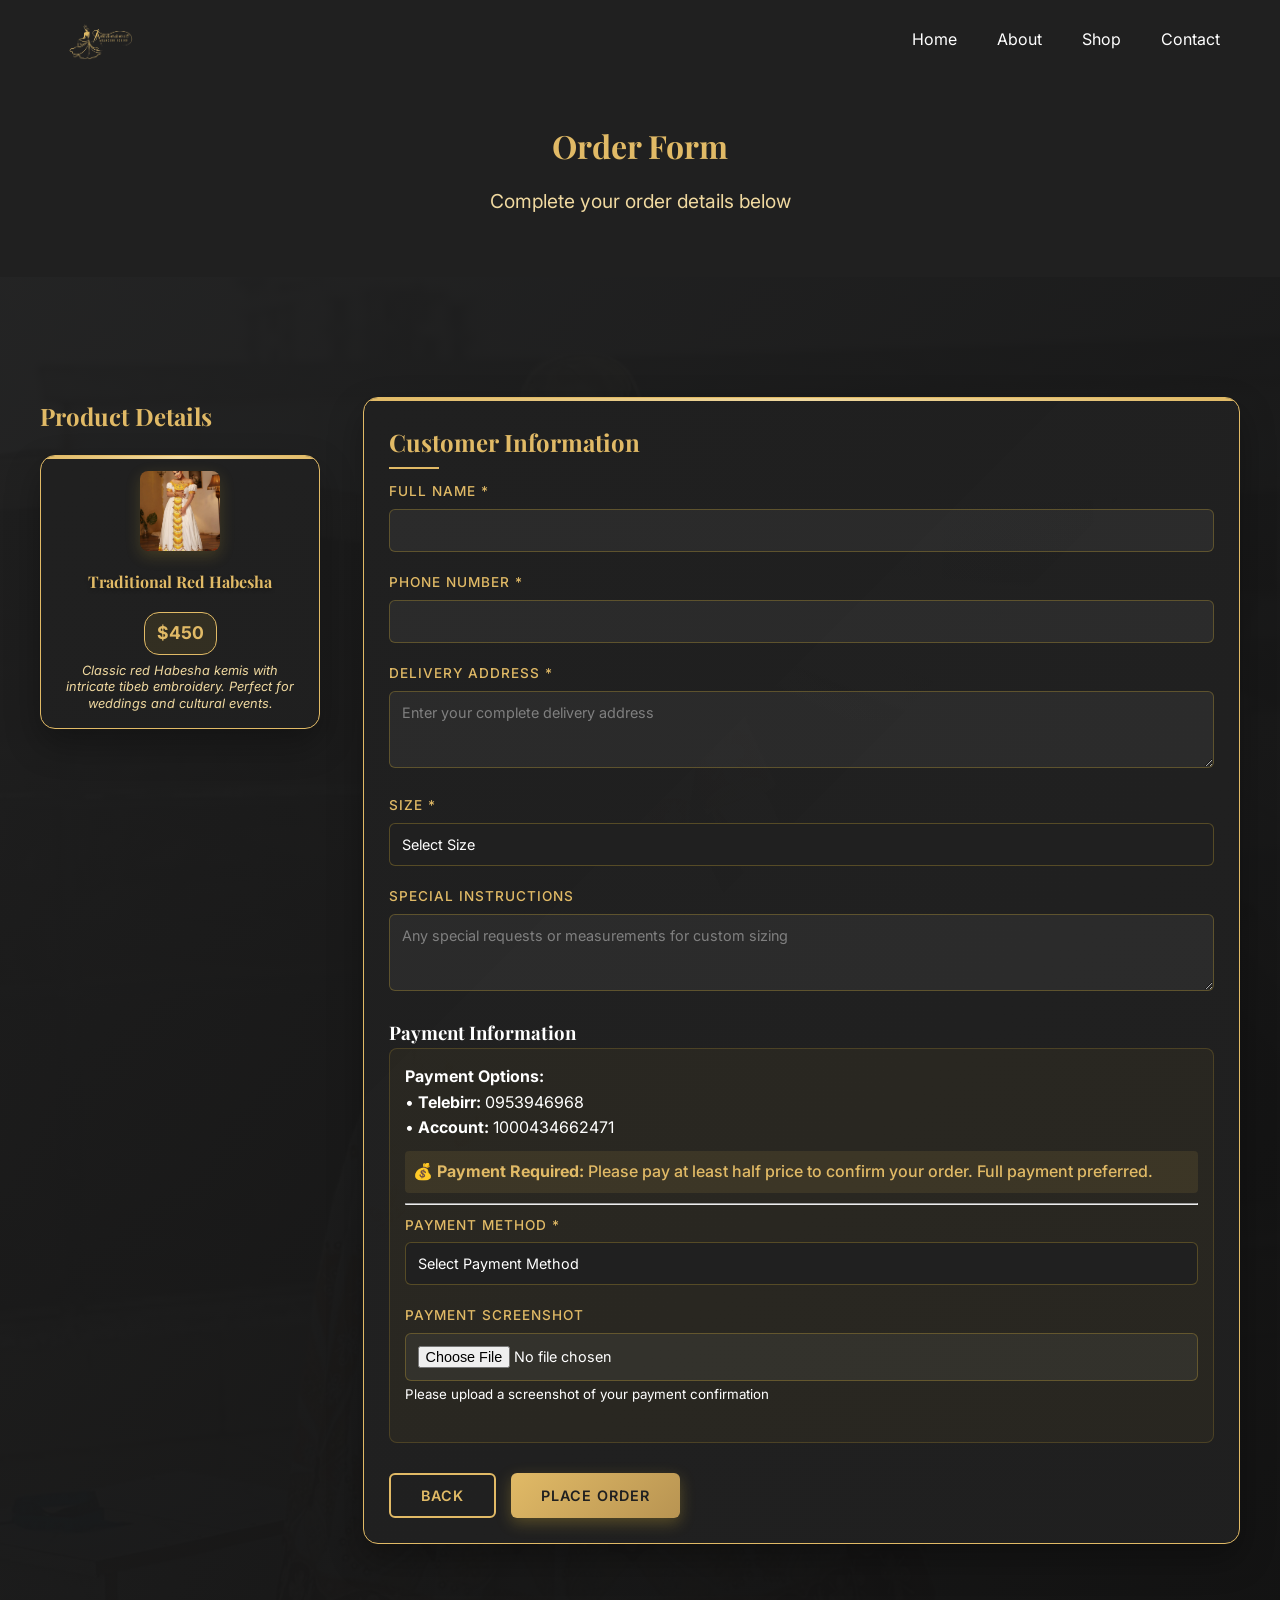
<file: order.html>
<!DOCTYPE html>
<html lang="en">
<head>
    <meta charset="UTF-8">
    <meta name="viewport" content="width=device-width, initial-scale=1.0">
    <title>Amanawit Design - Order Form</title>
    <link rel="stylesheet" href="styles.css">
    <link href="https://fonts.googleapis.com/css2?family=Playfair+Display:wght@400;700&family=Inter:wght@300;400;500&display=swap" rel="stylesheet">
    <link rel="stylesheet" href="https://cdnjs.cloudflare.com/ajax/libs/font-awesome/6.0.0/css/all.min.css">
</head>
<body>
    <!-- Navigation -->
    <nav class="navbar">
        <div class="nav-container">
            <div class="nav-logo">
                <img src="img/aman-removebg-preview.png" alt="Amanawit Design" class="logo-img">
            </div>
            <div class="nav-toggle">
                <span></span>
                <span></span>
                <span></span>
            </div>
            <ul class="nav-menu">
                <li><a href="index.html" class="nav-link">Home</a></li>
                <li><a href="about.html" class="nav-link">About</a></li>
                <li><a href="services.html" class="nav-link">Shop</a></li>
             <li><a href="contact.html" class="nav-link">Contact</a></li>
            </ul>
        </div>
    </nav>

    <!-- Page Header -->
    <section class="page-header">
        <h1>Order Form</h1>
        <p>Complete your order details below</p>
    </section>

    <!-- Order Form Section -->
    <section class="order-form-section">
        <div class="container">
            <div class="order-form-grid">
                <!-- Product Details -->
                <div class="product-details">
                    <h2>Product Details</h2>
                    <div class="product-card">
                        <div class="product-image">
                            <img id="order-image" src="img/habesha 1.jpg" alt="Product Image">
                        </div>
                        <div class="product-info">
                            <h3 id="order-name">Traditional Red Habesha</h3>
                            <div class="price" id="order-price">$450</div>
                            <p id="order-description">Classic red Habesha kemis with intricate tibeb embroidery. Perfect for weddings and cultural events.</p>
                        </div>
                    </div>
                </div>

                <!-- Order Form -->
                <div class="order-form">
                    <h2>Customer Information</h2>
                    <form id="orderForm">
                        <div class="form-group">
                            <label for="customer-name">Full Name *</label>
                            <input type="text" id="customer-name" name="customer-name" required>
                        </div>

                        <div class="form-group">
                            <label for="customer-phone">Phone Number *</label>
                            <input type="tel" id="customer-phone" name="customer-phone" required>
                        </div>

                        <div class="form-group">
                            <label for="delivery-place">Delivery Address *</label>
                            <textarea id="delivery-place" name="delivery-place" rows="3" required placeholder="Enter your complete delivery address"></textarea>
                        </div>

                        <div class="form-group">
                            <label for="size">Size *</label>
                            <select id="size" name="size" required>
                                <option value="">Select Size</option>
                                <option value="xs">Extra Small (XS)</option>
                                <option value="s">Small (S)</option>
                                <option value="m">Medium (M)</option>
                                <option value="l">Large (L)</option>
                                <option value="xl">Extra Large (XL)</option>
                                <option value="custom">Custom Size</option>
                            </select>
                        </div>

                        <div class="form-group">
                            <label for="special-notes">Special Instructions</label>
                            <textarea id="special-notes" name="special-notes" rows="3" placeholder="Any special requests or measurements for custom sizing"></textarea>
                        </div>

                        <h3>Payment Information</h3>
                        <div class="payment-options">
                            <div class="payment-info">
                                <p><strong>Payment Options:</strong></p>
                                <p>• <strong>Telebirr:</strong> 0953946968</p>
                                <p>• <strong>Account:</strong> 1000434662471</p>
                                <p style="color: #E1BA66; font-weight: 500; margin-top: 10px; padding: 8px; border-radius: 4px; background: rgba(225, 184, 76, 0.1);">
                                    <strong>💰 Payment Required:</strong> Please pay at least half price to confirm your order. Full payment preferred.
                                </p>
                                <hr style="margin: 10px 0;">
                            </div>
                            
                            <div class="form-group">
                                <label for="payment-method">Payment Method *</label>
                                <select id="payment-method" name="payment-method" required>
                                    <option value="">Select Payment Method</option>
                                    <option value="telebirr">Telebirr</option>
                                    <option value="account">Account</option>
                                </select>
                            </div>
                            
                            <div class="form-group" id="telebirr-details" style="display: none;">
                                <label for="telebirr-number">Telebirr Number *</label>
                                <input type="text" id="telebirr-number" name="telebirr-number" value="0953946968" readonly style="cursor: not-allowed;">
                                <small>Send payment to: 0953946968</small>
                            </div>
                            
                            <div class="form-group" id="account-details" style="display: none;">
                                <label for="account-number">Account Number *</label>
                                <input type="text" id="account-number" name="account-number" value="1000434662471" readonly style="cursor: not-allowed;">
                                <small>Account Number: 1000434662471</small>
                            </div>
                            
                            <div class="form-group">
                                <label for="payment-screenshot">Payment Screenshot</label>
                                <input type="file" id="payment-screenshot" name="payment-screenshot" accept="image/*" onchange="previewPaymentScreenshot(event)">
                                <small>Please upload a screenshot of your payment confirmation</small>
                                <div id="screenshot-preview" style="margin-top: 10px; display: none;">
                                    <img id="screenshot-img" style="max-width: 200px; max-height: 200px; border: 1px solid #ddd; border-radius: 4px;">
                                </div>
                            </div>
                        </div>

                        <div class="form-actions">
                            <button type="button" class="btn-secondary" onclick="window.history.back()">Back</button>
                            <button type="submit" class="btn-primary">Place Order</button>
                        </div>
                    </form>
                </div>
            </div>
        </div>
    </section>

    <!-- Success Message -->
    <div id="success-message" style="display: none; margin: 20px auto; padding: 20px; background: linear-gradient(135deg, #E1BA66, #B89452); border-radius: 8px; text-align: center; max-width: 500px; border: 2px solid #F0D9A0;">
        <button onclick="window.location.href='index.html'" style="margin-bottom: 15px; padding: 10px 20px; background: #F0D9A0; color: #ffffff; border: none; border-radius: 4px; cursor: pointer; font-weight: 500;">Continue Shopping</button>
        <h3 style="color: #ffffff; margin: 0 0 10px 0;">🎉 Order Placed Successfully!</h3>
        <p style="margin: 0 0 10px 0; color: #ffffff;">Thank you for your order. We will contact you soon to confirm your order details.</p>
        <div style="margin-top: 15px;">
            <strong style="color: #ffffff;">Order Summary:</strong>
            <div style="background: rgba(255, 255, 255, 0.1); padding: 10px; border-radius: 4px; margin-top: 10px;">
                <p style="color: #ffffff;"><strong>Product:</strong> <span id="success-product"></span></p>
                <p style="color: #ffffff;"><strong>Price:</strong> <span id="success-price"></span></p>
                <p style="color: #ffffff;"><strong>Customer:</strong> <span id="success-customer"></span></p>
                <p style="color: #ffffff;"><strong>Phone:</strong> <span id="success-phone"></span></p>
                <p style="color: #ffffff;"><strong>Delivery:</strong> <span id="success-delivery"></span></p>
                <p style="color: #ffffff;"><strong>Payment Method:</strong> <span id="success-payment"></span></p>
            </div>
        </div>

    <script>
        // Get product details from URL parameters
        function getProductDetails() {
            const urlParams = new URLSearchParams(window.location.search);
            const name = urlParams.get('name') || 'Traditional Red Habesha';
            const price = urlParams.get('price') || '$450';
            const image = urlParams.get('image') || 'img/habesha 1.jpg';
            const description = urlParams.get('description') || 'Classic red Habesha kemis with intricate tibeb embroidery. Perfect for weddings and cultural events.';

            document.getElementById('order-name').textContent = name;
            document.getElementById('order-price').textContent = price;
            document.getElementById('order-image').src = image;
            document.getElementById('order-image').alt = name;
            document.getElementById('order-description').textContent = description;
        }

        // Handle payment method selection
        document.getElementById('payment-method').addEventListener('change', function() {
            const telebirrDetails = document.getElementById('telebirr-details');
            const accountDetails = document.getElementById('account-details');
            
            // Hide both sections first
            telebirrDetails.style.display = 'none';
            accountDetails.style.display = 'none';
            
            // Show relevant section based on selection
            if (this.value === 'telebirr') {
                telebirrDetails.style.display = 'block';
            } else if (this.value === 'account') {
                accountDetails.style.display = 'block';
            }
        });

        // Preview payment screenshot
        function previewPaymentScreenshot(event) {
            const file = event.target.files[0];
            const preview = document.getElementById('screenshot-preview');
            const img = document.getElementById('screenshot-img');
            
            if (file) {
                const reader = new FileReader();
                reader.onload = function(e) {
                    img.src = e.target.result;
                    preview.style.display = 'block';
                };
                reader.readAsDataURL(file);
            } else {
                preview.style.display = 'none';
            }
        }

        // Handle form submission
        document.getElementById('orderForm').addEventListener('submit', function(e) {
            e.preventDefault();
            
            const formData = new FormData(this);
            
            // Handle payment screenshot
            const screenshotFile = document.getElementById('payment-screenshot').files[0];
            if (screenshotFile) {
                const reader = new FileReader();
                reader.onload = function(e) {
                    // Send order with screenshot
                    sendOrderWithScreenshot(formData, e.target.result);
                };
                reader.readAsDataURL(screenshotFile);
            } else {
                // Send order without screenshot
                sendOrderWithScreenshot(formData, null);
            }
        });

        function sendOrderWithScreenshot(formData, screenshotData) {
            const orderData = {
                customerName: formData.get('customer-name'),
                phone: formData.get('customer-phone'),
                deliveryAddress: formData.get('delivery-place'),
                size: formData.get('size'),
                specialNotes: formData.get('special-notes'),
                productName: document.getElementById('order-name').textContent,
                price: document.getElementById('order-price').textContent,
                productImage: document.getElementById('order-image').src,
                paymentMethod: formData.get('payment-method'),
                telebirrNumber: formData.get('telebirr-number'),
                accountNumber: formData.get('account-number'),
                paymentScreenshot: screenshotData,
                timestamp: new Date().toLocaleString()
            };

            // Send order to Telegram bot
            fetch('http://127.0.0.1:8000/api/send-order-telegram/', {
                method: 'POST',
                headers: {
                    'Content-Type': 'application/json',
                },
                body: JSON.stringify(orderData)
            })
            .then(response => response.json())
            .then(data => {
                if (data.success) {
                    // Hide the form and show success message
                    document.getElementById('orderForm').style.display = 'none';
                    
                    // Update success message details
                    document.getElementById('success-product').textContent = orderData.productName;
                    document.getElementById('success-price').textContent = orderData.price;
                    document.getElementById('success-customer').textContent = orderData.customerName;
                    document.getElementById('success-phone').textContent = orderData.phone;
                    document.getElementById('success-delivery').textContent = orderData.deliveryAddress;
                    document.getElementById('success-payment').textContent = orderData.paymentMethod;
                    
                    // Show success message
                    document.getElementById('success-message').style.display = 'block';
                    
                    // Scroll to success message
                    document.getElementById('success-message').scrollIntoView({ behavior: 'smooth' });
                } else {
                    alert('There was an error sending your order. Please try again or contact us directly.');
                    console.error('Telegram error:', data.error);
                }
            })
            .catch(error => {
                // Fallback to local confirmation if Telegram fails
                console.error('Network error:', error);
                
                // Hide the form and show success message
                document.getElementById('orderForm').style.display = 'none';
                
                // Update success message details
                document.getElementById('success-product').textContent = orderData.productName;
                document.getElementById('success-price').textContent = orderData.price;
                document.getElementById('success-customer').textContent = orderData.customerName;
                document.getElementById('success-phone').textContent = orderData.phone;
                document.getElementById('success-delivery').textContent = orderData.deliveryAddress;
                document.getElementById('success-payment').textContent = orderData.paymentMethod;
                
                // Show success message
                document.getElementById('success-message').style.display = 'block';
                
                // Scroll to success message
                document.getElementById('success-message').scrollIntoView({ behavior: 'smooth' });
            });
        }

        // Hamburger Menu Toggle
        document.addEventListener('DOMContentLoaded', function() {
            getProductDetails();
            
            const navToggle = document.querySelector('.nav-toggle');
            const navMenu = document.querySelector('.nav-menu');
            const navLinks = document.querySelectorAll('.nav-link');

            if (navToggle && navMenu) {
                navToggle.addEventListener('click', () => {
                    navToggle.classList.toggle('active');
                    navMenu.classList.toggle('active');
                });

                navLinks.forEach(link => {
                    link.addEventListener('click', () => {
                        navToggle.classList.remove('active');
                        navMenu.classList.remove('active');
                    });
                });
            }
        });
    </script>
</body>
</html>
</file>
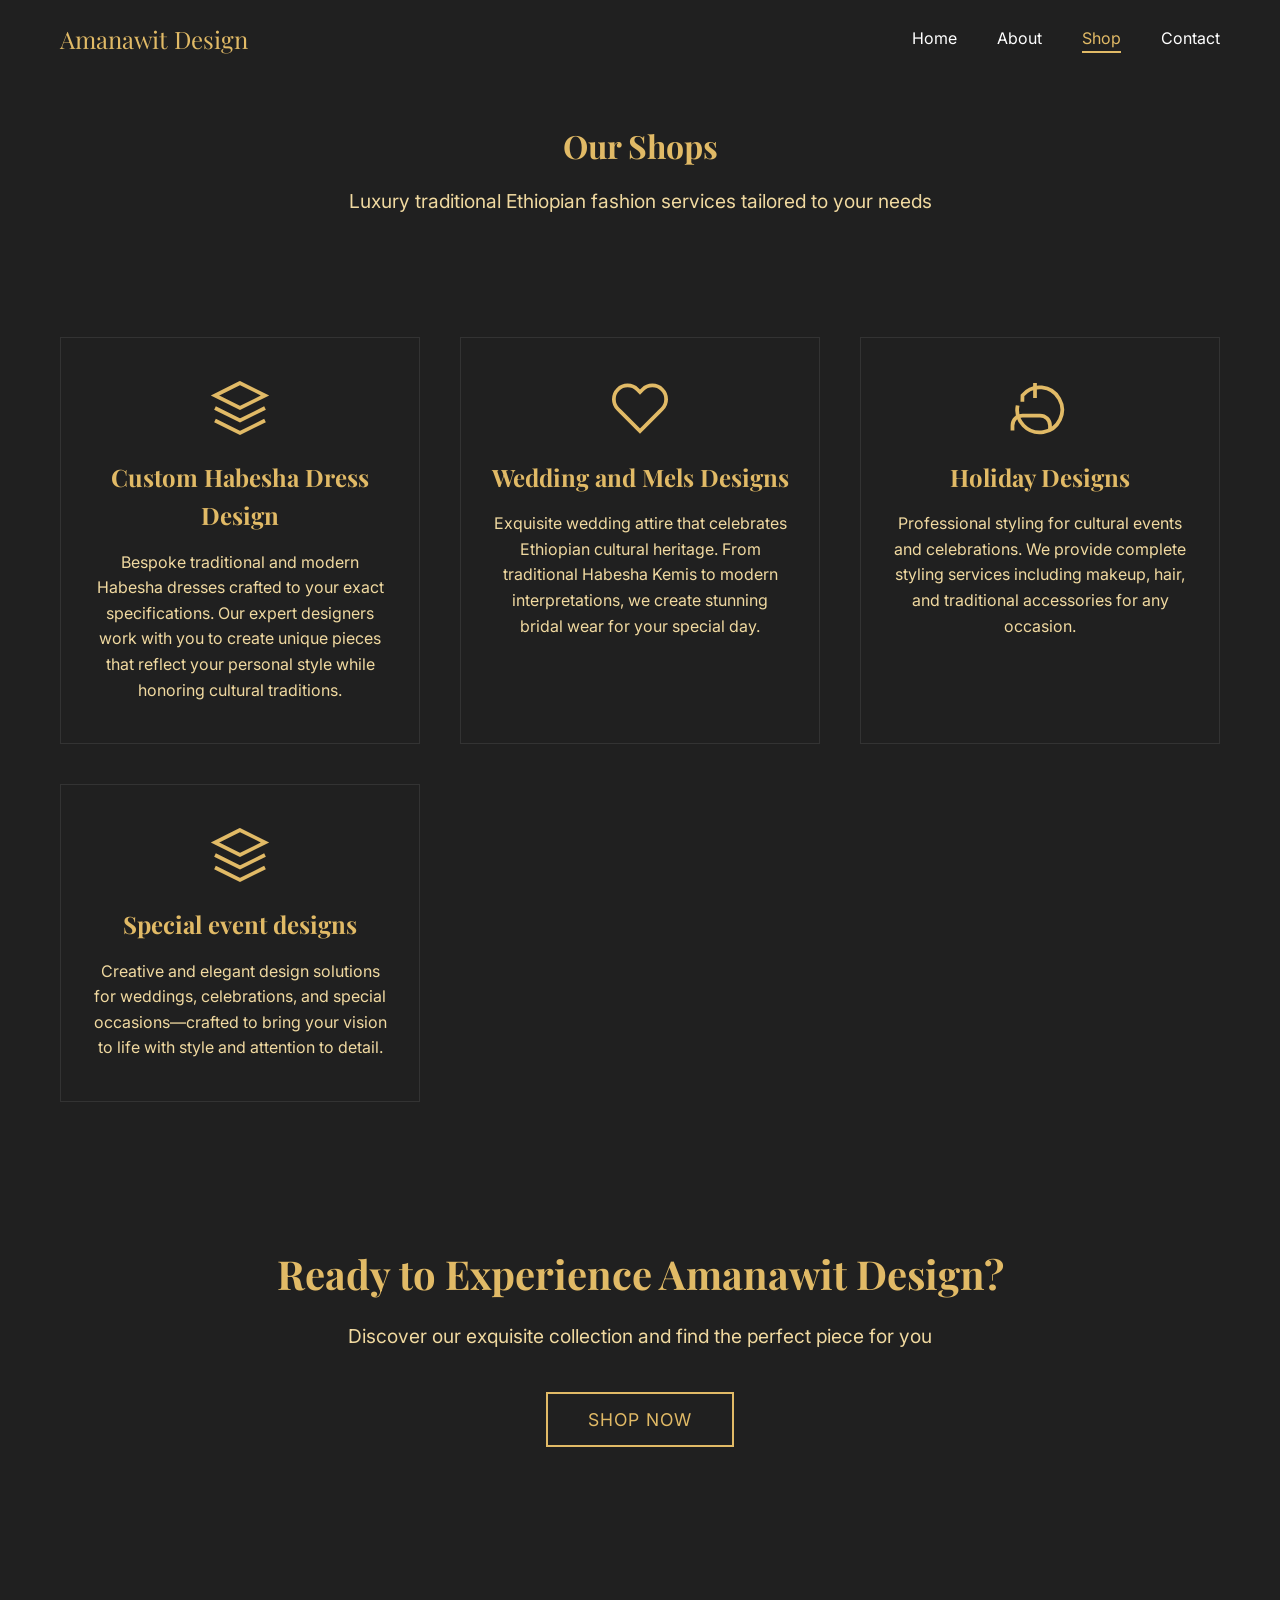
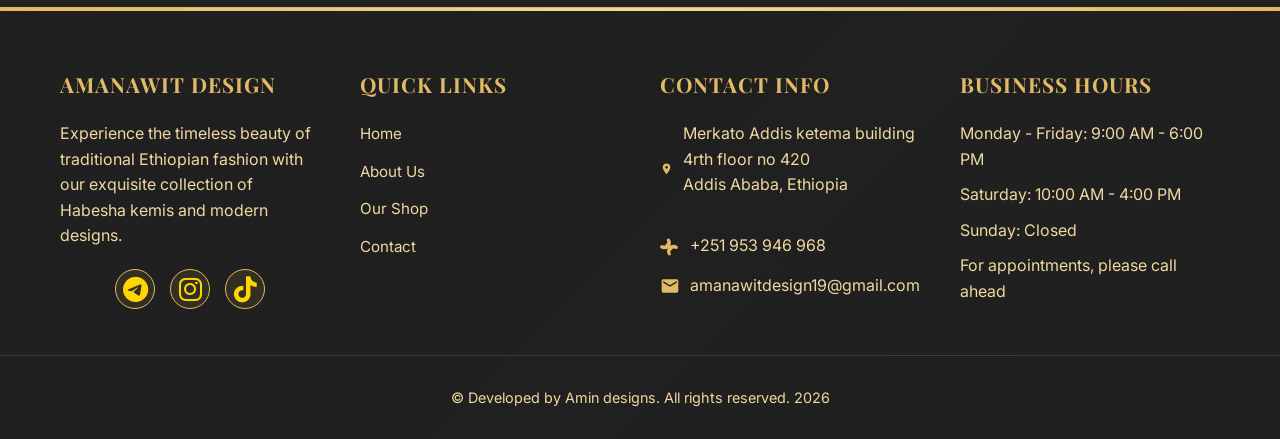
<file: services.html>
<!DOCTYPE html>
<html lang="en">
<head>
    <meta charset="UTF-8">
    <meta name="viewport" content="width=device-width, initial-scale=1.0">
    <title>Services - Amanawit Design</title>
    <link rel="stylesheet" href="styles.css">
    <link href="https://fonts.googleapis.com/css2?family=Playfair+Display:wght@400;700&family=Inter:wght@300;400;500&display=swap" rel="stylesheet">
    <link rel="stylesheet" href="https://cdnjs.cloudflare.com/ajax/libs/font-awesome/6.0.0/css/all.min.css">
</head>
<body>
    <!-- Navigation -->
    <nav class="navbar">
        <div class="nav-container">
            <div class="nav-logo">Amanawit Design</div>
            <div class="nav-toggle" onclick="toggleMenu(this)">
                <span></span>
                <span></span>
                <span></span>
            </div>
            <ul class="nav-menu">
                <li><a href="index.html" class="nav-link">Home</a></li>
                <li><a href="about.html" class="nav-link">About</a></li>
                <li><a href="services.html" class="nav-link active">Shop</a></li>
                <li><a href="contact.html" class="nav-link">Contact</a></li>
            </ul>
        </div>
    </nav>

    <!-- Page Header -->
    <section class="page-header">
        <h1>Our Shops</h1>
        <p>Luxury traditional Ethiopian fashion services tailored to your needs</p>
    </section>

    <!-- Services Grid -->
    <section class="services-section">
        <div class="services-grid">
            <div class="service-card visible" onclick="window.location.href='custom-collection.html'">
                <div class="service-icon">
                    <svg width="60" height="60" viewBox="0 0 24 24" fill="none" stroke="currentColor" stroke-width="1.5">
                        <path d="M12 2L2 7L12 12L22 7L12 2Z"></path>
                        <path d="M2 17L12 22L22 17"></path>
                        <path d="M2 12L12 17L22 12"></path>
                    </svg>
                </div>
                <h3>Custom Habesha Dress Design</h3>
                <p>Bespoke traditional and modern Habesha dresses crafted to your exact specifications. Our expert designers work with you to create unique pieces that reflect your personal style while honoring cultural traditions.</p>
               
            </div>

            <div class="service-card visible" onclick="window.location.href='wedding-collection.html'">
                <div class="service-icon">
                    <svg width="60" height="60" viewBox="0 0 24 24" fill="none" stroke="currentColor" stroke-width="1.5">
                        <path d="M20.84 4.61a5.5 5.5 0 0 0-7.78 0L12 5.67l-1.06-1.06a5.5 5.5 0 0 0-7.78 7.78l1.06 1.06L12 21.23l7.78-7.78 1.06-1.06a5.5 5.5 0 0 0 0-7.78z"></path>
                    </svg>
                </div>
                <h3>Wedding and Mels Designs</h3>
                <p>Exquisite wedding attire that celebrates Ethiopian cultural heritage. From traditional Habesha Kemis to modern interpretations, we create stunning bridal wear for your special day.</p>
               
            </div>

            <div class="service-card visible" onclick="window.location.href='holiday-collection.html'">
                <div class="service-icon">
                    <svg width="60" height="60" viewBox="0 0 24 24" fill="none" stroke="currentColor" stroke-width="1.5">
                        <path d="M16 21v-2a4 4 0 0 0-4-4H5a4 4 0 0 0-4 4v2"></path>
                        <path d="M3.05 11A9 9 0 1 0 5 6.95L4.95 9.5"></path>
                        <path d="M10 2v6"></path>
                    </svg>
                </div>
                <h3>Holiday Designs</h3>
                <p>Professional styling for cultural events and celebrations. We provide complete styling services including makeup, hair, and traditional accessories for any occasion.</p>
              
            </div>

            <div class="service-card visible" onclick="window.location.href='accessories-collection.html'">
                <div class="service-icon">
                    <svg width="60" height="60" viewBox="0 0 24 24" fill="none" stroke="currentColor" stroke-width="1.5">
                        <path d="M12 2L2 7L12 12L22 7L12 2Z"></path>
                        <path d="M2 17L12 22L22 17"></path>
                        <path d="M2 12L12 17L22 12"></path>
                    </svg>
                </div>
                <h3>Special event designs</h3>
                <p>Creative and elegant design solutions for weddings, celebrations, and special occasions—crafted to bring your vision to life with style and attention to detail.</p>
                
            </div>

            <!-- <div class="service-card">
                <div class="service-icon">
                    <svg width="60" height="60" viewBox="0 0 24 24" fill="none" stroke="currentColor" stroke-width="1.5">
                        <path d="M20 4H4c-1.1 0-1.99.9-1.99 2L2 18c0 1.1.9 2 2 2h16c1.1 0 2-.9 2-2V6c0-1.1-.9-2-2-2zm0 4l-8 5-8-5V6l8 5 8-5v2z"></path>
                        <path d="M18 20V4"></path>
                        <path d="M6 20v-4"></path>
                    </svg>
                </div>
                <h3>Tailoring & Fitting</h3>
                <p>Expert tailoring services to ensure perfect fit and comfort. Our skilled craftsmen provide alterations, adjustments, and custom fittings for all types of traditional Ethiopian clothing.</p>
               
            </div> -->
        </div>
    </section>

    <!-- CTA Section -->
    <section class="cta-section">
        <h2>Ready to Experience Amanawit Design?</h2>
        <p>Discover our exquisite collection and find the perfect piece for you</p>
        <button class="cta-button">Shop Now</button>
    </section>

    <!-- Footer -->
    <footer>
        <div class="footer-content">
            <div class="footer-grid">
                <div class="footer-section">
                    <h3>Amanawit Design</h3>
                    <p>Experience the timeless beauty of traditional Ethiopian fashion with our exquisite collection of Habesha kemis and modern designs.</p>
                    <div class="social-links">
                        <!-- Telegram -->
                        <a href="https://t.me/amani_design_19" target="_blank" class="social-icon">
                            <i class="fab fa-telegram-plane"></i>
                        </a>
                        <!-- Instagram -->
                        <a href="https://www.instagram.com/amanawitdesign" target="_blank" class="social-icon">
                            <i class="fab fa-instagram"></i>
                        </a>
                        <!-- TikTok -->
                        <a href="https://www.tiktok.com/@amanawit_design" target="_blank" class="social-icon">
                            <i class="fab fa-tiktok"></i>
                         </a>
                    </div>
                </div>
                
                <div class="footer-section">
                    <h3>Quick Links</h3>
                    <ul>
                        <li><a href="index.html">Home</a></li>
                        <li><a href="about.html">About Us</a></li>
                        <li><a href="services.html">Our Shop</a></li>
                        <li><a href="contact.html">Contact</a></li>
                    </ul>
                </div>
                
                <div class="footer-section">
                    <h3>Contact Info</h3>
                    <div class="footer-contact">
                        <svg viewBox="0 0 24 24"><path d="M12 2C8.13 2 5 5.13 5 9c0 5.25 7 13 7 13s7-7.75 7-13c0-3.87-3.13-7-7-7zm0 9.5c-1.38 0-2.5-1.12-2.5-2.5s1.12-2.5 2.5-2.5 2.5 1.12 2.5 2.5-1.12 2.5-2.5 2.5z"/></svg>
                        <address> <p>Merkato Addis ketema building 4rth floor no 420<br>Addis Ababa, Ethiopia</p></address>
                    </div>
                    <div class="footer-contact">
                        <svg viewBox="0 0 24 24"><path d="M6.62 10.79c1.44 2.83 3.76 5.14 6.59 6.59l2.2-2.2c.27-.27.67-.36 1.02-.24 1.12.37 2.33.57 3.57.57.12 0 .24-.02.35-.06a.5.5 0 00.28-.22l.85-1.69c.08-.16.05-.34-.06-.5-.14-.46-.44-.85-.83-1.15-1.11-.88-2.54-1.39-4.04-1.39-2.21 0-4.25.86-5.77 2.29-1.51 1.43-2.37 3.47-2.37 5.68 0 1.5.51 2.93 1.39 4.04.3.39.69.69 1.15.83.16.11.34.14.5.06l1.69-.85a.5.5 0 00-.22.28c.04-.11.06-.23.06-.35.01-1.25-.2-2.45-.57-3.57-.12-.35-.03-.75.24-1.02l2.2-2.2c-1.45-2.83-3.76-5.14-6.59-6.59l-2.2 2.2c-.27.27-.67.36-1.02.24-1.12-.37-2.33-.57-3.57-.57-.12 0-.24.02-.35.06a.5.5 0 00-.28.22l-.85 1.69c-.08.16-.05.34.06.5.14.46.44.85.83 1.15 1.11.88 2.54 1.39 4.04 1.39 2.21 0 4.25-.86 5.77-2.29 1.51-1.43 2.37-3.47 2.37-5.68 0-1.5-.51-2.93-1.39-4.04-.3-.39-.69-.69-1.15-.83-.16-.11-.34-.14-.5-.06l-1.69.85a.5.5 0 00-.22.28c.04-.11.06-.23.06-.35.01 1.25.2 2.45.57 3.57.12.35.03.75-.24 1.02l-2.2 2.2z"/></svg>
                        <span>+251 953 946 968</span>
                    </div>
                    <div class="footer-contact">
                        <svg viewBox="0 0 24 24"><path d="M20 4H4c-1.1 0-1.99.9-1.99 2L2 18c0 1.1.9 2 2 2h16c1.1 0 2-.9 2-2V6c0-1.1-.9-2-2-2zm0 4l-8 5-8-5V6l8 5 8-5v2z"/></svg>
                        <span>amanawitdesign19@gmail.com</span>
                    </div>
                </div>
                
                <div class="footer-section">
                    <h3>Business Hours</h3>
                    <p>Monday - Friday: 9:00 AM - 6:00 PM</p>
                    <p>Saturday: 10:00 AM - 4:00 PM</p>
                    <p>Sunday: Closed</p>
                    <p>For appointments, please call ahead</p>
                </div>
            </div>
        </div>
        <div class="footer-bottom">
            <p>&copy; Developed by Amin designs. All rights reserved. 2026</p>
        </div>
    </footer>

    <script>
        // Service Card Click Function
        function showServiceDetails(serviceType) {
            window.location.href = 'collection.html';
        }

        // Hamburger Menu Toggle
        document.addEventListener('DOMContentLoaded', function() {
            console.log('Services page loaded successfully');
            
            const navToggle = document.querySelector('.nav-toggle');
            const navMenu = document.querySelector('.nav-menu');
            const navLinks = document.querySelectorAll('.nav-link');

            if (navToggle && navMenu) {
                // Mobile menu toggle
                navToggle.addEventListener('click', () => {
                    navToggle.classList.toggle('active');
                    navMenu.classList.toggle('active');
                });

                // Close mobile menu when clicking on a link
                navLinks.forEach(link => {
                    link.addEventListener('click', () => {
                        navToggle.classList.remove('active');
                        navMenu.classList.remove('active');
                    });
                });
            }

            // Make service cards visible immediately
            const serviceCards = document.querySelectorAll('.service-card');
            serviceCards.forEach(card => {
                card.classList.add('visible');
            });
        });

        // Test functionality
        console.log('JavaScript initialized for services page');
    </script>
</body>
</html>
</file>
<file: styles.css>
/* Global Styles */
* {
    margin: 0;
    padding: 0;
    box-sizing: border-box;
}

:root {
    --black: #202020;
    --gold: #E1BA66;
    --gold-light: #F0D9A0;
    --white: #ffffff;
    --transition-medium: 0.3s ease;
    --shadow-medium: 0 10px 30px rgba(0, 0, 0, 0.3);
    --gold-dark: #B89452;
    --gray: #333333;
}

body {
    font-family: 'Inter', sans-serif;
    background: var(--black);
    color: var(--white);
    overflow-x: hidden;
    line-height: 1.6;
}

/* Typography */
h1, h2, h3 {
    font-family: 'Playfair Display', serif;
    font-weight: 700;
}




@keyframes slideInLeft {
    from {
        opacity: 0;
        transform: translateX(-50px);
    }
    to {
        opacity: 1;
        transform: translateX(0);
    }
}

@keyframes slideInRight {
    from {
        opacity: 0;
        transform: translateX(50px);
    }
    to {
        opacity: 1;
        transform: translateX(0);
    }
}

@keyframes expandWidth {
    from {
        width: 0;
    }
    to {
        width: 100%;
    }
}

/* Cinematic Intro */
.intro-screen {
    position: fixed;
    top: 0;
    left: 0;
    width: 100%;
    height: 100vh;
    background-color: #303030;
    z-index: 9999;
    display: flex;
    align-items: center;
    justify-content: center;
    overflow: hidden;
}

.particles-container {
    position: absolute;
    width: 100%;
    height: 100%;
    overflow: hidden;
}

.particle {
    position: absolute;
    width: 4px;
    height: 4px;
    background: var(--gold);
    border-radius: 50%;
    opacity: 0;
    animation: floatParticle 8s infinite;
}

@keyframes floatParticle {
    0% {
        opacity: 0;
        transform: translateY(100vh) scale(0);
    }
    10% {
        opacity: 0.8;
        transform: translateY(90vh) scale(1);
    }
    90% {
        opacity: 0.8;
        transform: translateY(10vh) scale(1);
    }
    100% {
        opacity: 0;
        transform: translateY(0) scale(0);
    }
}

.intro-content {
    text-align: center;
    z-index: 10;
    position: relative;
}

.pattern-frame {
    width: 80vw;
    max-width: 600px;
    height: 60vh;
    max-height: 400px;
    border: 2px solid var(--gold);
    position: relative;
    margin: 0 auto 30px;
    opacity: 0;
    animation: drawFrame 2s ease-in-out forwards;
    display: flex;
    align-items: center;
    justify-content: center;
   
    background-size: cover;
    background-position: center;
}

.pattern-frame::before,
.pattern-frame::after {
    content: '';
    position: absolute;
    width: 20px;
    height: 20px;
    border: 2px solid var(--gold);
}

.pattern-frame::before {
    top: -10px;
    left: -10px;
    border-right: none;
    border-bottom: none;
}

.pattern-frame::after {
    bottom: -10px;
    right: -10px;
    border-left: none;
    border-top: none;
}

@keyframes drawFrame {
    0% {
        width: 0;
        opacity: 0;
    }
    50% {
        opacity: 1;
    }
    100% {
        width: 300px;
        opacity: 1;
    }
}
.intro-title {
    font-size: 3.5rem;
    color: var(--gold);
    margin-bottom: 10px;
    opacity: 0;
    animation: fadeInUp 1s ease-out 2s forwards;
}
.intro-logo {
    max-width: 90%;
    width: auto;
    height: auto;
    max-height: 70vh;
    opacity: 0;
    animation: fadeInUp 1s ease-out 2s forwards;
}
.intro-subtitle {
    font-size: 1.2rem;
    color: var(--gold-light);
    opacity: 0;
    font-family: 'Times New Roman', Times, serif;
    animation: fadeInUp 1s ease-out 2.5s forwards;
}
@keyframes fadeInUp {
    from {
        opacity: 0;
        transform: translateY(30px);
    }
    to {
        opacity: 1;
        transform: translateY(0);
    }
}
.skip-intro {
    position: absolute;
    top: 20px;
    right: 20px;
    background: transparent;
    border: 1px solid var(--gold);
    color: var(--gold);
    padding: 8px 16px;
    cursor: pointer;
    font-size: 0.9rem;
    transition: all 0.3s ease;
    z-index: 100;
}
.skip-intro:hover {
    background: var(--gold);
    color: var(--black);
}

/* Side Text Animation */
.side-text {
    position: absolute;
    top: 50%;
    text-shadow: 0 0 20px rgba(212, 175, 55, 0.8);
    font-size: 2rem;
    font-family:'Times New Roman', Times, serif;
    font-weight: 700;
    color: var(--gold);
    text-transform: uppercase;
    letter-spacing: 3px;
    padding-top: 100px;
    opacity: 0;
    animation: slideIn 4s ease-out forwards;
}

.left-text {
    left: 10%;
    transform: translateY(-50%) translateX(-20px);
     padding-top: 100px;
}

.right-text {
    right: 5%;
    transform: translateY(-50%) translateX(30px);
    font-family:'Times New Roman', Times, serif;
    font-weight: 1000;
  padding-top: 140px;
    text-shadow: 0 0 20px rgba(212, 175, 55, 0.8);
    animation: slideInRight 4s ease-out forwards;
}

@keyframes slideIn {
    0% {
        opacity: 0;
        transform: translateY(-50%) translateX(-20px);
    }
    50% {
        opacity: 1;
        transform: translateY(-50%) translateX(-2px);
    }
    100% {
        opacity: 1;
        transform: translateY(-50%) translateX(0px);
    }
}

@keyframes slideInRight {
    0% {
        opacity: 0;
        transform: translateY(-50%) translateX(30px);
    }
    50% {
        opacity: 1;
        transform: translateY(-50%) translateX(2px);
    }
    100% {
        opacity: 1;
        transform: translateY(-50%) translateX(0px);
    }
}
/* Navigation */
.navbar {
    position: fixed;
    top: 0;
    width: 100%;
    background:transparent;
    z-index: 1000;
    padding: 20px 0;
    transition: all 0.3s ease;
}
.nav-container {
    max-width: 1200px;
    margin: 0 auto;
    background:transparent;
    display: flex;
    justify-content: space-between;
    align-items: center;
    padding: 0 20px;
}
.nav-logo {
    font-family: 'Playfair Display', serif;
    font-size: 1.5rem;
    color: var(--gold);
    display: flex;
    align-items: center;
}
.logo-img {
    height: 40px;
    width: auto;
    transition: all 0.3s ease;
}
.logo-img:hover {
    transform: scale(1.05);
}
.nav-menu {
    display: flex;
    list-style: none;
    gap: 40px;
}
.nav-link {
    color: var(--white);
    text-decoration: none;
    transition: color 0.3s ease;
    position: relative;
}

.nav-link:hover,
.nav-link.active {
    color: var(--gold);
}

.nav-link::after {
    content: '';
    position: absolute;
    bottom: -5px;
    left: 0;
    width: 0;
    height: 2px;
    background: var(--gold);
    transition: width 0.3s ease;
}

.nav-link:hover::after,
.nav-link.active::after {
    width: 100%;
}

/* Hero Section */
.hero {
    height: 100vh;
    position: relative;
    display: flex;
    align-items: center;
    justify-content: center;
    overflow: hidden;
    margin-top: 60px;
  
}

.hero-bg {
    position: absolute;
    top: 0;
    left: 0;
    width: 100%;
    height: 100%;
    z-index: -1;
}

.hero-slide {
    position: absolute;
    top: 0;
    left: 0;
    width: 100%;
    height: 100%;
    opacity: 0;
    transition: opacity 1s ease-in-out;
}

.hero-slide.active {
    opacity: 1;
}

.hero-slide img {
    width: 100vw;
    height: 1400px;
    object-fit: cover;
    object-position: center;
    opacity: 0.3;
}

@keyframes gradientShift {
    0%, 100% {
        background: #202020;
    }
    50% {
        background: #303030;
    }
}

.hero-content {
    text-align: center;
    z-index: 2;
    position: relative;
}

.hero-title {
    
    color: var(--gold);
    margin-bottom: 20px;
    opacity: 0;
    animation: fadeInUp 1s ease-out 0.5s forwards;
}

.hero-subtitle {
    font-size: 1.3rem;
    color: var(--gold-light);
    margin-bottom: 40px;
    opacity: 0;
    animation: fadeInUp 1s ease-out 1s forwards;
}

.cta-button {
    background: transparent;
    border: 2px solid var(--gold);
    color: var(--gold);
    padding: 15px 40px;
    font-size: 1.1rem;
    cursor: pointer;
    transition: all 0.3s ease;
    font-family: 'Inter', sans-serif;
    text-transform: uppercase;
    letter-spacing: 1px;
    opacity: 0;
    animation: fadeInUp 1s ease-out 1.5s forwards;
}

.cta-button:hover {
    background: var(--gold);
    color: var(--black);
    transform: translateY(-2px);
    box-shadow: 0 10px 30px rgba(212, 175, 55, 0.3);
}

/* Featured Section */
.featured {
    padding: 100px 20px;
    max-width: 1200px;
    margin: 0 auto;
}

.section-title {
    font-size: 2.5rem;
    color: var(--gold);
    text-align: center;
    margin-bottom: 60px;
    position: relative;
}

.section-title::after {
    content: '';
    position: absolute;
    bottom: -15px;
    left: 50%;
    transform: translateX(-50%);
    width: 100px;
    height: 3px;
    background: var(--gold);
}

.featured-grid {
    display: grid;
    grid-template-columns: repeat(3, 1fr);
    gap: 30px;
    max-width: 1200px;
    margin: 0 auto;
}

.featured-item {
    text-align: center;
    opacity: 1;
    transform: translateY(0);
    transition: all 0.6s ease;
}

.featured-item.visible {
    opacity: 1;
    transform: translateY(0);
}

.featured-image {
    position: relative;
    overflow: hidden;
    margin-bottom: 20px;
    border: 2px solid transparent;
    transition: all 0.3s ease;
}

.featured-image img {
    width: 100%;
    height: 400px;
    object-fit: cover;
    transition: transform 0.3s ease;
}

.featured-item:hover .featured-image {
    border-color: var(--gold);
    box-shadow: 0 0 20px rgba(212, 175, 55, 0.3);
}

.featured-item:hover .featured-image img {
    transform: scale(1.05);
}

.featured-item h3 {
    font-size: 1.5rem;
    color: var(--gold);
    margin-bottom: 10px;
}

.featured-item p {
    color: var(--gold-light);
    line-height: 1.6;
}

/* Testimonials */
.testimonials {
    padding: 100px 20px;
    background: #202020;
}

.testimonial-slider {
    max-width: 800px;
    margin: 0 auto;
    text-align: center;
    position: relative;
    height: 200px;
}

.testimonial-item {
    position: absolute;
    width: 100%;
    opacity: 0;
    transform: translateX(100px);
    transition: all 0.6s ease;
}

.testimonial-item.active {
    opacity: 1;
    transform: translateX(0);
}

.testimonial-item p {
    font-size: 1.2rem;
    color: var(--gold-light);
    margin-bottom: 20px;
    font-style: italic;
}

.testimonial-item cite {
    color: var(--gold);
    font-weight: 500;
}

/* Page Header */
.page-header {
    padding: 120px 20px 60px;
    text-align: center;
    background: #202020;
}

.page-header h1 {
    font-size: 3rem;
    color: var(--gold);
    margin-bottom: 15px;
}

.page-header p {
    font-size: 1.2rem;
    color: var(--gold-light);
}

/* Post Grid */
.post-grid {
    padding: 60px 20px;
    max-width: 1200px;
    margin: 0 auto;
    display: grid;
    grid-template-columns: repeat(auto-fit, minmax(350px, 1fr));
    gap: 40px;
}

.post-card {
    background: var(--black);
    border: 1px solid #333;
    overflow: hidden;
    transition: all 0.3s ease;
    opacity: 0;
    transform: translateY(30px);
}

.post-card.visible {
    opacity: 1;
    transform: translateY(0);
}

.post-card:hover {
    transform: translateY(-10px);
    border-color: var(--gold);
    box-shadow: 0 20px 40px rgba(212, 175, 55, 0.2);
}

.post-image {
    overflow: hidden;
    height: 250px;
}

.post-image img {
    width: 100%;
    height: 100%;
    object-fit: cover;
    transition: transform 0.3s ease;
}

.post-card:hover .post-image img {
    transform: scale(1.1);
}

.post-content {
    padding: 30px;
}

.post-content h3 {
    font-size: 1.4rem;
    color: var(--gold);
    margin-bottom: 15px;
}

.post-content p {
    color: var(--gold-light);
    margin-bottom: 20px;
    line-height: 1.6;
}

.post-meta {
    display: flex;
    justify-content: space-between;
    color: #666;
    font-size: 0.9rem;
}

/* Pagination */
.pagination {
    display: flex;
    justify-content: center;
    gap: 10px;
    padding: 40px 20px;
}

.page-btn {
    background: transparent;
    border: 1px solid var(--gold);
    color: var(--gold);
    padding: 10px 20px;
    cursor: pointer;
    transition: all 0.3s ease;
}

.page-btn:hover,
.page-btn.active {
    background: var(--gold);
    color: var(--black);
}

/* Services Section */
.services-section {
    padding: 60px 20px;
    max-width: 1200px;
    margin: 0 auto;
}

.services-grid {
    display: grid !important;
    grid-template-columns: repeat(3, 1fr) !important;
    gap: 40px;
}

/* Force 3 columns on desktop */
@media (min-width: 769px) {
    .services-grid {
        grid-template-columns: repeat(3, 1fr) !important;
    }
}

.service-card {
    background: var(--black);
    border: 1px solid #333;
    padding: 40px 30px;
    text-align: center;
    transition: all 0.3s ease;
    position: relative;
    opacity: 1;
    transform: translateY(0);
}

.service-card.visible {
    opacity: 1;
    transform: translateY(0);
}

.service-card:hover {
    transform: translateY(-10px);
    border-color: var(--gold);
    box-shadow: 0 20px 40px rgba(212, 175, 55, 0.2);
}

.service-card::before {
    content: '';
    position: absolute;
    top: 0;
    left: 0;
    right: 0;
    height: 3px;
    background: linear-gradient(90deg, transparent, var(--gold), transparent);
    transform: scaleX(0);
    transition: transform 0.3s ease;
}

.service-card:hover::before {
    transform: scaleX(1);
}

.service-icon {
    color: var(--gold);
    margin-bottom: 20px;
    display: flex;
    justify-content: center;
}

.service-card h3 {
    font-size: 1.5rem;
    color: var(--gold);
    margin-bottom: 15px;
}

.service-card p {
    color: var(--gold-light);
    line-height: 1.6;
    flex-grow: 1;
}

.service-price {
    font-size: 1.2rem;
    color: var(--gold);
    font-weight: 700;
    margin-top: 15px;
    padding: 10px;
    background: rgba(212, 175, 55, 0.1);
    border-radius: 5px;
    text-align: center;
}

.service-features {
    list-style: none;
    text-align: left;
}

.service-features li {
    color: var(--gold-light);
    margin-bottom: 8px;
    padding-left: 20px;
    position: relative;
}

.service-features li::before {
    content: '•';
    position: absolute;
    left: 0;
    color: var(--gold);
}

/* CTA Section */
.cta-section {
    padding: 80px 20px;
    text-align: center;
    background: #202020;
}

.cta-section h2 {
    font-size: 2.5rem;
    color: var(--gold);
    margin-bottom: 15px;
}

.cta-section p {
    font-size: 1.2rem;
    color: var(--gold-light);
    margin-bottom: 40px;
}

/* Contact Section */
.contact-section {
    padding: 60px 20px;
    max-width: 1200px;
    margin: 0 auto;
}

.contact-container {
    display: grid;
    grid-template-columns: 1fr 1fr;
    gap: 60px;
    align-items: start;
    max-width: 1200px;
    margin: 0 auto;
    padding: 60px 20px;
}

.contact-form h2,
.contact-info h2 {
    font-size: 2rem;
    color: var(--gold);
    margin-bottom: 30px;
}

.form-group {
    margin-bottom: 25px;
}

.form-group label {
    display: block;
    color: var(--gold);
    margin-bottom: 8px;
    font-weight: 500;
}

.form-group input,
.form-group textarea {
    width: 100%;
    background: transparent;
    border: 1px solid #333;
    border-bottom: 2px solid var(--gold);
    color: var(--white);
    padding: 12px 15px;
    font-size: 1rem;
    transition: all 0.3s ease;
}

.form-group input:focus,
.form-group textarea:focus {
    outline: none;
    border-color: var(--gold);
    box-shadow: 0 0 10px rgba(212, 175, 55, 0.2);
}

.submit-btn {
    background: transparent;
    border: 2px solid var(--gold);
    color: var(--gold);
    padding: 15px 40px;
    font-size: 1.1rem;
    cursor: pointer;
    transition: all 0.3s ease;
    font-family: 'Inter', sans-serif;
    text-transform: uppercase;
    letter-spacing: 1px;
    width: 100%;
}

.submit-btn:hover {
    background: var(--gold);
    color: var(--black);
    transform: translateY(-2px);
    box-shadow: 0 10px 30px rgba(212, 175, 55, 0.3);
}

.contact-item {
    margin-bottom: 30px;
}

.contact-item h3 {
    font-size: 1.2rem;
    color: var(--gold);
    margin-bottom: 10px;
}

.contact-item p {
    color: var(--gold-light);
    line-height: 1.6;
}

.social-links h3 {
    font-size: 1.2rem;
    color: var(--gold);
    margin-bottom: 20px;
}

.social-links {
            display: flex;               /* makes it horizontal */
            flex-direction: row;         /* force row */
            justify-content: center;     /* center horizontally */
            align-items: center;
            gap: 30px;                   /* spacing */
            width: 100%;
        }
        .social-icon {
            width: 60px;
            height: 60px;
            background: black;
            color: gold;
            display: flex;
            justify-content: center;
            align-items: center;
            border-radius: 50%;
            font-size: 26px;
            text-decoration: none;
            border: 2px solid gold;
            transition: 0.4s ease;
        }

        .social-icon:hover {
            background: gold;
            color: black;
            transform: translateY(-8px) scale(1.1);
            box-shadow: 0 0 20px gold;
        }

        /* Animation */
        @keyframes fadeIn {
            from {
                opacity: 0;
                transform: translateY(30px);
            }
            to {
                opacity: 1;
                transform: translateY(0);
            }
        }

        /* Floating Animation */
        .social-icon {
            animation: float 3s ease-in-out infinite;
        }

        @keyframes float {
            0% { transform: translateY(0px); }
            50% { transform: translateY(-8px); }
            100% { transform: translateY(0px); }
        }
/* About Page Styles */
.about-content {
    padding: 40px 10px;
    background: #202020;
}

.about-story {
    display: grid;
    grid-template-columns: 1fr 1fr;
    gap: 20px;
    align-items: center;
    margin-bottom: 40px;
}

.story-text h2 {
    font-size: 2.5rem;
    color: var(--gold);
    margin-bottom: 10px;
    margin-top: 0;
}

.story-text p {
    font-size: 1.1rem;
    line-height: 1.8;
    color: var(--white);
    margin-bottom: 20px;
}

.story-image video {
 
    border-radius: 10px;
    box-shadow: 0 10px 30px rgba(0, 0, 0, 0.3);
    display: block;
    margin: 0 auto;
    object-fit: cover;
}

.mission-vision {
    display: grid;
    grid-template-columns: 1fr 1fr;
    gap: 40px;
    margin-bottom: 80px;
}

.mission-card,
.vision-card {
    background: rgba(255, 255, 255, 0.05);
    border: 1px solid rgba(225, 186, 102, 0.2);
    border-radius: 15px;
    padding: 40px;
    text-align: center;
    transition: all 0.3s ease;
}

.mission-card:hover,
.vision-card:hover {
    transform: translateY(-10px);
    border-color: var(--gold);
    box-shadow: 0 20px 40px rgba(225, 186, 102, 0.2);
}

.mission-card h3,
.vision-card h3 {
    font-size: 1.8rem;
    color: var(--gold);
    margin-bottom: 20px;
}

.mission-card p,
.vision-card p {
    font-size: 1.1rem;
    line-height: 1.7;
    color: var(--white);
}

.values-section {
    margin-bottom: 80px;
}

.values-section h2 {
    font-size: 2.5rem;
    color: var(--gold);
    text-align: center;
    margin-bottom: 50px;
}

.values-grid {
    display: grid;
    grid-template-columns: repeat(auto-fit, minmax(250px, 1fr));
    gap: 40px;
}

.value-item {
    text-align: center;
    padding: 30px;
    background: rgba(255, 255, 255, 0.03);
    border-radius: 10px;
    transition: all 0.3s ease;
}

.value-item:hover {
    transform: translateY(-5px);
    background: rgba(255, 255, 255, 0.08);
}

.value-icon {
    width: 80px;
    height: 80px;
    margin: 0 auto 20px;
    background: var(--gold);
    border-radius: 50%;
    display: flex;
    align-items: center;
    justify-content: center;
    color: var(--black);
}

.value-item h3 {
    font-size: 1.5rem;
    color: var(--gold);
    margin-bottom: 15px;
}

.value-item p {
    font-size: 1rem;
    line-height: 1.6;
    color: var(--white);
}

.team-section {
    margin-bottom: 80px;
}

.team-section h2 {
    font-size: 2.5rem;
    color: var(--gold);
    text-align: center;
    margin-bottom: 50px;
}

.team-grid {
    display: grid;
    grid-template-columns: repeat(auto-fit, minmax(300px, 1fr));
    gap: 40px;
}

.team-member {
    text-align: center;
    padding: 30px;
    background: rgba(255, 255, 255, 0.05);
    border-radius: 15px;
    transition: all 0.3s ease;
}

.team-member:hover {
    transform: translateY(-10px);
    box-shadow: 0 20px 40px rgba(225, 186, 102, 0.2);
}

.member-image {
    width: 150px;
    height: 150px;
    margin: 0 auto 20px;
    border-radius: 50%;
    overflow: hidden;
    border: 3px solid var(--gold);
}

.member-image img {
    width: 100%;
    height: 100%;
    object-fit: cover;
}

.team-member h3 {
    font-size: 1.3rem;
    color: var(--gold);
    margin-bottom: 15px;
}

.team-member p {
    font-size: 1rem;
    line-height: 1.6;
    color: var(--white);
}

/* Responsive Design */
@media (max-width: 768px) {
    .nav-menu {
        position: fixed;
        top: 80px;
        left: -100%;
        width: 100%;
        height: calc(100vh - 80px);
        background: rgba(32, 32, 32, 0.95);
        flex-direction: column;
        justify-content: center;
        align-items: center;
        transition: left var(--transition-medium);
        box-shadow: var(--shadow-medium);
    }

    .nav-menu.active {
        left: 0;
    }

    .nav-menu li {
        margin: 15px 0;
    }

    .nav-menu .nav-link {
        color: var(--gold);
        font-size: 1.2rem;
        padding: 15px 30px;
        border: 2px solid var(--gold);
        border-radius: 8px;
        transition: all 0.3s ease;
    }

    .nav-menu .nav-link:hover,
    .nav-menu .nav-link.active {
        background: var(--gold);
        color: var(--black);
        transform: translateY(-2px);
    }

    .nav-toggle {
        display: flex;
        flex-direction: column;
        cursor: pointer;
        gap: 4px;
        padding: 10px;
        z-index: 1002;
        position: relative;
        background: rgba(225, 186, 102, 0.3);
        border-radius: 5px;
        border: 2px solid var(--gold);
        min-width: 45px;
        min-height: 35px;
        justify-content: center;
        align-items: center;
    }

    .nav-toggle {
        display: none;
    }

    .nav-toggle:hover {
        background: rgba(225, 186, 102, 0.2);
    }

    .nav-toggle span {
        width: 25px;
        height: 3px;
        background: var(--gold);
        border-radius: 3px;
        transition: all 0.3s ease;
        pointer-events: none;
    }

    .nav-toggle.active span:nth-child(1) {
        transform: rotate(45deg) translate(5px, 5px);
    }

    .nav-toggle.active span:nth-child(2) {
        opacity: 0;
    }

    .nav-toggle.active span:nth-child(3) {
        transform: rotate(-45deg) translate(7px, -6px);
    }

    .nav-toggle {
        display: flex;
    }

    .hero-buttons {
        flex-direction: column;
        align-items: center;
    }

    .hero-grid {
        grid-template-columns: 1fr;
        gap: 2rem;
        text-align: center;
    }

    .hero-text {
        text-align: center;
    }

    .about-grid,
    .skills-grid,
    .contact-grid,
    .contact-container {
        grid-template-columns: 1fr;
        gap: 2rem;
    }

    .about-stats {
        justify-content: space-around;
    }

    .projects-grid {
        grid-template-columns: 1fr;
    }

    .filter-buttons {
        flex-direction: column;
        align-items: center;
    }

    .filter-btn {
        width: 200px;
    }

    .container {
        padding: 0 1rem;
    }

    .page-hero {
        padding: 6rem 0 2rem;
    }

    .hero {
        min-height: 80vh;
    }

    .loading-name {
        font-size: 2rem;
    }

    .about-story {
        grid-template-columns: 1fr;
        gap: 40px;
    }
    
    .mission-vision {
        grid-template-columns: 1fr;
        gap: 30px;
    }
    
    .values-grid {
        grid-template-columns: 1fr;
        gap: 30px;
    }
    
    .team-grid {
        grid-template-columns: 1fr;
        gap: 30px;
    }
    
    .story-text h2,
    .values-section h2,
    .team-section h2 {
        font-size: 2rem;
    }
}

/* Footer */
.footer {
    padding: 40px 20px;
    background: #202020;
    text-align: center;
}

.footer-divider {
    width: 100px;
    height: 2px;
    background: var(--gold);
    margin: 0 auto 20px;
}

.footer p {
    color: var(--gold-light);
}

    .hero-title {
        font-size: 2.5rem;
    }
    
    .hero-subtitle {
        font-size: 1.1rem;
    }
    
    .intro-title {
        font-size: 2.5rem;
    }
    
    .post-grid {
        grid-template-columns: 1fr;
    }
    
    .page-header h1 {
        font-size: 2rem;
    }
}

/* Collection Page Styles */
.collection-section {
    padding: 80px 0;
    background: linear-gradient(135deg, var(--black) 0%, #1a1a1a 100%);
    position: relative;
}

.collection-section::before {
    content: '';
    position: absolute;
    top: 0;
    left: 0;
    right: 0;
    height: 1px;
    background: linear-gradient(90deg, transparent, var(--gold), transparent);
    animation: shimmer 3s infinite;
}

.section-header {
    text-align: center;
    margin-bottom: 60px;
    position: relative;
}

.section-header h1 {
    font-size: 3rem;
    color: var(--gold);
    margin-bottom: 20px;
    text-transform: uppercase;
    letter-spacing: 2px;
    font-weight: 700;
    text-shadow: 0 4px 15px rgba(212, 175, 55, 0.3);
    animation: fadeInUp 0.8s ease;
}

.section-header p {
    font-size: 1.2rem;
    color: var(--gold-light);
    max-width: 600px;
    margin: 0 auto;
    line-height: 1.6;
    animation: fadeInUp 0.8s ease 0.2s both;
}

.collection-grid {
    display: grid;
    grid-template-columns: repeat(3, 1fr);
    gap: 30px;
    margin-top: 40px;
}

@media (max-width: 1024px) {
    .collection-grid {
        grid-template-columns: repeat(2, 1fr);
        gap: 20px;
    }
}

@media (max-width: 768px) {
    .collection-grid {
        grid-template-columns: 1fr;
        gap: 20px;
    }
}

.collection-card {
    background: var(--black);
    border: 1px solid #333;
    padding: 20px;
    text-align: center;
    transition: all 0.3s ease;
    cursor: pointer;
    position: relative;
    border-radius: 15px;
    overflow: hidden;
}

.collection-card::before {
    content: '';
    position: absolute;
    top: 0;
    left: 0;
    right: 0;
    height: 3px;
    background: linear-gradient(90deg, var(--gold), var(--gold-light), var(--gold));
    transform: translateX(-100%);
    transition: transform 0.6s ease;
}

.collection-card:hover::before {
    transform: translateX(0);
}

.collection-card:hover {
    transform: translateY(-8px);
    border-color: var(--gold);
    box-shadow: 0 20px 40px rgba(212, 175, 55, 0.3);
}

.card-image, .collection-image {
    position: relative;
    overflow: visible;
    margin-bottom: 20px;
    border-radius: 12px;
    width: 100%;
    height: 250px;
    box-shadow: 0 4px 15px rgba(0, 0, 0, 0.3);
}

.card-image img, .collection-image img {
    width: 100%;
    height: 100%;
    object-fit: contain;
    transition: transform 0.3s ease;
    display: block;
    background: #1a1a1a;
    border-radius: 12px;
}

.collection-card:hover .card-image img,
.collection-card:hover .collection-image img {
    transform: scale(1.08);
}

.card-content {
    position: relative;
    z-index: 2;
}

.collection-card h3 {
    font-size: 1.3rem;
    color: var(--gold);
    margin-bottom: 10px;
    font-weight: 600;
    text-transform: uppercase;
    letter-spacing: 0.5px;
}

.collection-card p {
    color: var(--gold-light);
    line-height: 1.5;
    margin-bottom: 15px;
    font-size: 0.9rem;
    min-height: 45px;
}

.price {
    font-size: 1.4rem;
    color: var(--gold);
    font-weight: 700;
    background: linear-gradient(135deg, rgba(212, 175, 55, 0.1), rgba(212, 175, 55, 0.2));
    padding: 8px 16px;
    border-radius: 25px;
    border: 1px solid rgba(212, 175, 55, 0.3);
    display: inline-block;
    margin-top: 10px;
    transition: all 0.3s ease;
}

.collection-card:hover .price {
    background: linear-gradient(135deg, rgba(212, 175, 55, 0.2), rgba(212, 175, 55, 0.3));
    transform: scale(1.05);
}

.price-button {
    font-size: 1.5rem;
    color: var(--gold);
    font-weight: 700;
    background: rgba(212, 175, 55, 0.1);
    padding: 10px 20px;
    border-radius: 5px;
    display: inline-block;
    margin-top: 10px;
    cursor: pointer;
    transition: all 0.3s ease;
    border: 2px solid var(--gold);
}

.price-button:hover {
    background: var(--gold);
    color: var(--black);
    transform: translateY(-2px);
    box-shadow: 0 5px 15px rgba(212, 175, 55, 0.3);
}

/* Order Form Styles */
.order-form-section {
    padding: 80px 0;
}

.order-form-grid {
    display: grid;
    grid-template-columns: 1fr 3fr;
    gap: 30px;
    margin-top: 40px;
    max-width: 1200px;
    margin-left: auto;
    margin-right: auto;
}

.product-details h2,
.order-form h2 {
    font-size: 1.5rem;
    color: var(--gold);
    margin-bottom: 20px;
}

.product-card {
    background: linear-gradient(135deg, var(--black) 0%, rgba(32, 32, 32, 0.9) 100%);
    border: 1px solid var(--gold);
    padding: 15px;
    border-radius: 15px;
    text-align: center;
    box-shadow: 0 15px 35px rgba(0, 0, 0, 0.3);
    position: relative;
    overflow: hidden;
    height: fit-content;
    width: 100%;
    max-width: 280px;
}

.product-image img {
    width: 100%;
    max-width: 80px;
    height: 80px;
    object-fit: cover;
    border-radius: 8px;
    margin-bottom: 10px;
    box-shadow: 0 5px 15px rgba(212, 175, 55, 0.2);
    transition: transform 0.3s ease;
}

.product-image img:hover {
    transform: scale(1.05);
}

.product-card::before {
    content: '';
    position: absolute;
    top: 0;
    left: 0;
    right: 0;
    height: 3px;
    background: linear-gradient(90deg, var(--gold), var(--gold-light), var(--gold));
    animation: shimmer 2s ease-in-out infinite;
}

@keyframes shimmer {
    0% { transform: translateX(-100%); }
    100% { transform: translateX(100%); }
}

.product-info h3 {
    font-size: 1rem;
    color: var(--gold);
    margin-bottom: 8px;
    text-shadow: 0 2px 4px rgba(0, 0, 0, 0.3);
}

.product-info .price {
    font-size: 1.1rem;
    color: var(--gold);
    font-weight: 700;
    margin-bottom: 8px;
    background: rgba(212, 175, 55, 0.1);
    padding: 6px 12px;
    border-radius: 15px;
    display: inline-block;
    border: 1px solid var(--gold);
}

.product-info p {
    color: var(--gold-light);
    line-height: 1.3;
    font-style: italic;
    font-size: 0.8rem;
    margin-bottom: 0;
}

.order-form {
    background: linear-gradient(135deg, var(--black) 0%, rgba(32, 32, 32, 0.95) 100%);
    border: 1px solid var(--gold);
    padding: 25px;
    border-radius: 15px;
    box-shadow: 0 15px 35px rgba(0, 0, 0, 0.3);
    position: relative;
    overflow: hidden;
    height: fit-content;
}

.order-form::before {
    content: '';
    position: absolute;
    top: 0;
    left: 0;
    right: 0;
    height: 3px;
    background: linear-gradient(90deg, var(--gold), var(--gold-light), var(--gold));
    animation: shimmer 2s ease-in-out infinite;
}

.order-form h2 {
    position: relative;
    margin-bottom: 20px;
}

.order-form h2::after {
    content: '';
    position: absolute;
    bottom: -8px;
    left: 0;
    width: 50px;
    height: 2px;
    background: var(--gold);
}

.form-group {
    margin-bottom: 20px;
    position: relative;
}

.form-group label {
    display: block;
    color: var(--gold);
    font-weight: 500;
    margin-bottom: 6px;
    font-size: 0.85rem;
    text-transform: uppercase;
    letter-spacing: 1px;
}

.form-group input,
.form-group textarea,
.form-group select {
    width: 100%;
    padding: 12px;
    background: rgba(255, 255, 255, 0.05);
    border: 1px solid rgba(212, 175, 55, 0.3);
    border-radius: 6px;
    color: var(--white);
    font-family: 'Inter', sans-serif;
    transition: all 0.3s ease;
    font-size: 0.9rem;
}

.form-group input:focus,
.form-group textarea:focus,
.form-group select:focus {
outline: none;
border-color: var(--gold);
background: rgba(255, 255, 255, 0.1);
box-shadow: 0 0 15px rgba(212, 175, 55, 0.2);
}

.form-group select {
background: var(--black) !important;
color: var(--white) !important;
border: 1px solid rgba(212, 175, 55, 0.3) !important;
-webkit-appearance: none;
-moz-appearance: none;
appearance: none;
}

.form-group select option {
background: var(--black) !important;
color: var(--white) !important;
padding: 10px !important;
border: none !important;
-webkit-appearance: none;
-moz-appearance: none;
appearance: none;
}

.form-group select option:hover,
.form-group select option:checked {
background: var(--gold-dark) !important;
}

.form-group input::placeholder,
.form-group textarea::placeholder {
color: rgba(255, 255, 255, 0.4);
}

.payment-options {
    margin-bottom: 25px;
    background: rgba(212, 175, 55, 0.05);
    padding: 15px;
    border-radius: 8px;
    border: 1px solid rgba(212, 175, 55, 0.2);
}

.payment-option {
    display: flex;
    align-items: center;
    margin-bottom: 12px;
    padding: 8px;
    border-radius: 5px;
    transition: background 0.3s ease;
}

.payment-option:hover {
    background: rgba(212, 175, 55, 0.1);
}

.payment-option input[type="radio"] {
    margin-right: 12px;
    width: 18px;
    height: 18px;
    accent-color: var(--gold);
}

.payment-option label {
    color: var(--gold-light);
    cursor: pointer;
    font-size: 0.9rem;
}

.form-actions {
    display: flex;
    gap: 15px;
    margin-top: 30px;
}

.btn-primary,
.btn-secondary {
    padding: 12px 30px;
    border: none;
    border-radius: 6px;
    font-weight: 600;
    cursor: pointer;
    transition: all 0.3s ease;
    font-family: 'Inter', sans-serif;
    font-size: 0.9rem;
    text-transform: uppercase;
    letter-spacing: 1px;
    position: relative;
    overflow: hidden;
}

.btn-primary {
    background: linear-gradient(135deg, var(--gold), var(--gold-dark));
    color: var(--black);
    box-shadow: 0 5px 15px rgba(212, 175, 55, 0.3);
}

.btn-primary:hover {
    transform: translateY(-2px);
    box-shadow: 0 8px 25px rgba(212, 175, 55, 0.4);
}

.btn-secondary {
    background: transparent;
    color: var(--gold);
    border: 2px solid var(--gold);
}

.btn-secondary:hover {
    background: var(--gold);
    color: var(--black);
    transform: translateY(-2px);
}

.order-form-section {
    padding: 80px 0;
    background: linear-gradient(135deg, rgba(32, 32, 32, 0.8), rgba(16, 16, 16, 0.9));
    position: relative;
}

.order-form-section::before {
    content: '';
    position: absolute;
    top: 0;
    left: 0;
    right: 0;
    bottom: 0;
    background: url('img/habesha 2.jpg') center/cover;
    opacity: 0.1;
    z-index: -1;
}

/* Footer Styles */
footer {
    background: linear-gradient(135deg, var(--black) 0%, rgba(32, 32, 32, 0.95) 100%);
    border-top: 1px solid var(--gold);
    padding: 60px 0 30px;
    margin-top: 80px;
    position: relative;
}

footer::before {
    content: '';
    position: absolute;
    top: 0;
    left: 0;
    right: 0;
    height: 3px;
    background: linear-gradient(90deg, var(--gold), var(--gold-light), var(--gold));
    animation: shimmer 2s ease-in-out infinite;
}

.footer-content {
    max-width: 1200px;
    margin: 0 auto;
    padding: 0 20px;
}

.footer-grid {
    display: grid;
    grid-template-columns: repeat(auto-fit, minmax(250px, 1fr));
    gap: 40px;
    margin-bottom: 40px;
}

.footer-section h3 {
    font-size: 1.3rem;
    color: var(--gold);
    margin-bottom: 20px;
    text-transform: uppercase;
    letter-spacing: 1px;
}

.footer-section p,
.footer-section address {
    color: var(--gold-light);
    line-height: 1.6;
    margin-bottom: 10px;
    font-style: normal;
}

.footer-section ul {
    list-style: none;
}

.footer-section ul li {
    margin-bottom: 12px;
}

.footer-section ul li a {
    color: var(--gold-light);
    text-decoration: none;
    transition: color 0.3s ease;
    font-size: 0.95rem;
}

.footer-section ul li a:hover {
    color: var(--gold);
}

.footer-contact {
    display: flex;
    align-items: center;
    margin-bottom: 15px;
    color: var(--gold-light);
}

.footer-contact svg {
    width: 20px;
    height: 20px;
    margin-right: 10px;
    fill: var(--gold);
}

.footer-bottom {
    text-align: center;
    padding-top: 30px;
    border-top: 1px solid rgba(212, 175, 55, 0.2);
    color: var(--gold-light);
    font-size: 0.9rem;
}

.footer-bottom p {
    margin: 0;
}

.social-links {
    display: flex;
    gap: 15px;
    margin-top: 20px;
}

.social-links a {
    width: 40px;
    height: 40px;
    background: rgba(212, 175, 55, 0.1);
    border: 1px solid var(--gold);
    border-radius: 50%;
    display: flex;
    align-items: center;
    justify-content: center;
    transition: all 0.3s ease;
}

.social-links a:hover {
    background: var(--gold);
    transform: translateY(-3px);
}

.social-links svg {
    width: 20px;
    height: 20px;
    fill: var(--gold);
}

.social-links a:hover svg {
    fill: var(--black);
}

.fade-in.visible {
    opacity: 1;
    transform: translateY(0);
}

/* Scroll Animations */
.scroll-animate {
    opacity: 0;
    transform: translateY(50px);
    transition: all 0.8s ease;
}

.scroll-animate.visible {
    opacity: 1;
    transform: translateY(0);
}

/* ========================================
   MOBILE RESPONSIVE STYLES
   ======================================== */

/* Mobile Navigation */
@media (max-width: 768px) {
    .navbar {
        padding: 10px 0;
    }
    
    .nav-container {
        padding: 0 20px;
    }
    
    .nav-logo img {
        height: 40px;
    }
    
    .nav-toggle {
        display: flex;
        flex-direction: column;
        cursor: pointer;
        z-index: 1000;
    }
    
    .nav-toggle span {
        width: 25px;
        height: 3px;
        background: var(--gold);
        margin: 3px 0;
        transition: 0.3s;
    }
    
    .nav-toggle.active span:nth-child(1) {
        transform: rotate(45deg) translate(5px, 5px);
    }
    
    .nav-toggle.active span:nth-child(2) {
        opacity: 0;
    }
    
    .nav-toggle.active span:nth-child(3) {
        transform: rotate(-45deg) translate(7px, -6px);
    }
    
    .nav-menu {
        position: fixed;
        left: -100%;
        top: 70px;
        flex-direction: column;
        background: rgba(32, 32, 32, 0.98);
        width: 100%;
        text-align: center;
        transition: 0.3s;
        padding: 20px 0;
        backdrop-filter: blur(10px);
    }
    
    .nav-menu.active {
        left: 0;
    }
    
    .nav-menu li {
        margin: 15px 0;
    }
    
    .nav-link {
        font-size: 1.1rem;
        padding: 10px 20px;
    }
}

/* Mobile Hero Section */
@media (max-width: 768px) {
    .hero {
        height: 100vh;
        margin-top: -70px;
    }
    
    .hero-title {
        font-size: 2.5rem !important;
        padding: 0 20px;
    }
    
    .hero-subtitle {
        font-size: 1rem !important;
        padding: 0 20px;
    }
    
    .cta-button {
        padding: 12px 24px;
        font-size: 0.9rem;
    }
    
    .side-text {
        display: none;
    }
    
    .intro-logo {
        width: 200px;
        height: auto;
    }
    
    .intro-subtitle {
        font-size: 1rem;
    }
}

/* Mobile Featured Collection */
@media (max-width: 768px) {
    .featured {
        padding: 60px 20px;
    }
    
    .featured-grid {
        grid-template-columns: repeat(2, 1fr) !important;
        gap: 15px;
    }
    
    .featured-item {
        padding: 12px;
    }
    
    .featured-image {
        height: 120px;
    }
    
    .featured-item h3 {
        font-size: 0.95rem;
        margin-bottom: 6px;
    }
    
    .featured-item p {
        font-size: 0.75rem;
        line-height: 1.3;
        margin-bottom: 8px;
    }
    
    .section-title {
        font-size: 2rem;
    }
}

/* Mobile Services Section */
@media (max-width: 768px) {
    .services-section {
        padding: 60px 20px;
    }
    
    .services-grid {
        grid-template-columns: repeat(2, 1fr) !important;
        gap: 15px;
    }
    
    .service-card {
        padding: 20px 15px;
    }
    
    .service-icon {
        margin-bottom: 15px;
    }
    
    .service-icon svg {
        width: 45px;
        height: 45px;
    }
    
    .service-card h3 {
        font-size: 1rem;
        margin-bottom: 8px;
        text-align: center;
    }
    
    .service-card p {
        font-size: 0.8rem;
        line-height: 1.4;
        margin-bottom: 10px;
        text-align: center;
    }
}

/* Mobile Contact Page */
@media (max-width: 768px) {
    .page-header {
        padding: 100px 20px 60px;
    }
    
    .page-header h1 {
        font-size: 2.2rem;
    }
    
    .page-header p {
        font-size: 1rem;
    }
    
    .contact-section {
        padding: 40px 20px;
    }
    
    .contact-container {
        display: flex;
        flex-direction: column;
        gap: 40px;
        grid-template-columns: 1fr;
    }
    
    .contact-form {
        order: 1; /* Form comes first on mobile */
        padding: 30px 20px;
        background: rgba(225, 186, 102, 0.1);
        border: 1px solid var(--gold);
        border-radius: 8px;
    }
    
    .contact-info {
        order: 2; /* Contact info comes second on mobile */
        padding: 30px 20px;
        background: rgba(225, 186, 102, 0.05);
        border: 1px solid rgba(225, 186, 102, 0.2);
        border-radius: 8px;
    }
    
    .form-group {
        margin-bottom: 20px;
    }
    
    .form-group input,
    .form-group textarea {
        font-size: 16px; /* Prevents zoom on iOS */
    }
    
    .submit-btn {
        width: 100%;
        padding: 15px;
    }

    /* Small mobile about content */
    .about-content {
        padding: 20px 10px;
    }

    .container {
        padding: 0;
        max-width: 100%;
    }

    /* Small mobile contact container - vertical layout */
    .contact-container {
        display: flex;
        flex-direction: column;
        gap: 30px;
        grid-template-columns: 1fr;
    }

    .contact-form {
        order: 1;
        padding: 25px 15px;
        background: rgba(225, 186, 102, 0.1);
        border: 1px solid var(--gold);
        border-radius: 6px;
    }

    .contact-info {
        order: 2;
        padding: 25px 15px;
        background: rgba(225, 186, 102, 0.05);
        border: 1px solid rgba(225, 186, 102, 0.2);
        border-radius: 6px;
    }

    /* Mobile Story Text */
    .story-text {
        padding: 0 10px;
        max-width: 100%;
        margin: 0 auto;
    }
    
    .story-text h2 {
        font-size: 1.8rem;
        margin-bottom: 15px;
        text-align: center;
        padding: 0 5px;
    }
    
    .story-text p {
        font-size: 0.95rem;
        line-height: 1.6;
        margin-bottom: 15px;
        text-align: justify;
        padding: 0 5px;
        word-wrap: break-word;
        overflow-wrap: break-word;
    }
    
    .story-text p:last-child {
        margin-bottom: 0;
    }
    
    /* Story container responsive layout */
    .about-story {
        flex-direction: column;
        gap: 30px;
    }
    
    .story-image video {
        width: 100% !important;
        height: auto !important;
        max-width: 100%;
        max-height: 300px;
        object-fit: cover;
        border-radius: 8px;
    }
}

/* Mobile Order Page */
@media (max-width: 768px) {
    .order-form-section {
        padding: 40px 20px;
    }
    
    .order-form-grid {
        grid-template-columns: 1fr;
        gap: 30px;
    }
    
    .product-details {
        order: -1;
    }
    
    .product-card {
        padding: 20px;
    }
    
    .product-image {
        height: 200px;
    }
    
    .order-form {
        padding: 20px;
    }
    
    .form-group {
        margin-bottom: 20px;
    }
    
    .form-group label {
        font-size: 0.95rem;
        margin-bottom: 8px;
    }
    
    .form-group input,
    .form-group textarea,
    .form-group select {
        font-size: 16px; /* Prevents zoom on iOS */
        padding: 12px;
    }
    
    .form-actions {
        display: flex;
        flex-direction: column;
        gap: 10px;
    }
    
    .form-actions button {
        width: 100%;
        padding: 15px;
    }
    
    .payment-info p {
        font-size: 0.9rem;
    }
}

/* Mobile Collection Pages */
@media (max-width: 768px) {
    .collection-section {
        padding: 100px 20px 60px;
    }
    
    .section-header h1 {
        font-size: 2rem;
    }
    
    .section-header p {
        font-size: 1rem;
        padding: 0 10px;
    }
    
    .collection-grid {
        grid-template-columns: 1fr !important;
        gap: 20px;
        margin-top: 30px;
    }
    
    .collection-card {
        padding: 20px;
    }
    
    .card-image {
        height: 200px;
    }
    
    .card-content h3 {
        font-size: 1.2rem;
    }
    
    .card-content p {
        font-size: 0.9rem;
    }
    
    .price {
        font-size: 1.2rem;
    }
}

/* Mobile Footer */
@media (max-width: 768px) {
    footer {
        padding: 60px 20px 30px;
    }
    
    .footer-grid {
        grid-template-columns: 1fr;
        gap: 30px;
        text-align: center;
    }
    
    .footer-section h3 {
        font-size: 1.3rem;
    }
    
    .footer-section p {
        font-size: 0.95rem;
    }
    
    .footer-contact {
        justify-content: center;
        font-size: 0.9rem;
    }
    
    .social-links {
        justify-content: center;
    }
    
    .footer-bottom {
        padding-top: 20px;
        font-size: 0.85rem;
    }
}

/* Small Mobile Phones (320px - 480px) */
@media (max-width: 480px) {
    .hero-title {
        font-size: 2rem !important;
    }
    
    .hero-subtitle {
        font-size: 0.9rem !important;
    }
    
    .section-title {
        font-size: 1.8rem;
    }
    
    .page-header h1 {
        font-size: 1.8rem;
    }
    
    .section-header h1 {
        font-size: 1.8rem;
    }
    
    .nav-container {
        padding: 0 15px;
    }
    
    .featured,
    .services-section,
    .contact-section,
    .order-form-section {
        padding-left: 15px;
        padding-right: 15px;
    }
    
    .collection-section {
        padding-left: 15px;
        padding-right: 15px;
    }
    
    footer {
        padding-left: 15px;
        padding-right: 15px;
    }
    
    /* Small mobile services - 1 column */
    .services-grid {
        grid-template-columns: 1fr !important;
        gap: 15px;
    }
    
    .service-card {
        padding: 20px 15px;
    }
    
    .service-icon {
        margin-bottom: 15px;
    }
    
    .service-icon svg {
        width: 40px;
        height: 40px;
    }
    
    .service-card h3 {
        font-size: 0.95rem;
        margin-bottom: 8px;
        text-align: center;
    }
    
    .service-card p {
        font-size: 0.75rem;
        line-height: 1.3;
        margin-bottom: 8px;
        text-align: center;
    }
    
    /* Small mobile featured items - 1 column */
    .featured-grid {
        grid-template-columns: 1fr !important;
        gap: 15px;
    }
    
    .featured-item {
        padding: 15px;
    }
    
    .featured-image {
        height: 140px;
    }
    
    .featured-item h3 {
        font-size: 1rem;
        margin-bottom: 8px;
    }
    
    .featured-item p {
        font-size: 0.8rem;
        line-height: 1.3;
        margin-bottom: 10px;
    }
    
    /* Extra small story text for very small screens */
    .story-text {
        padding: 0 5px;
        max-width: 100%;
        margin: 0 auto;
    }
    
    .story-text h2 {
        font-size: 1.6rem;
        margin-bottom: 12px;
        text-align: center;
        padding: 0 3px;
    }
    
    .story-text p {
        font-size: 0.85rem;
        line-height: 1.5;
        margin-bottom: 12px;
        text-align: justify;
        padding: 0 3px;
        word-wrap: break-word;
        overflow-wrap: break-word;
    }
    
    .story-text p:last-child {
        margin-bottom: 0;
    }
    
    /* Small mobile story container */
    .about-story {
        flex-direction: column;
        gap: 20px;
    }
    
    .story-image video {
        width: 100% !important;
        height: auto !important;
        max-width: 100%;
        max-height: 250px;
        object-fit: cover;
        border-radius: 6px;
    }
}

/* Tablet Responsive (481px - 768px) */
@media (min-width: 481px) and (max-width: 768px) {
    .featured-grid {
        grid-template-columns: repeat(2, 1fr) !important;
    }
    
    .featured-item {
        padding: 18px;
    }
    
    .featured-image {
        height: 170px;
    }
    
    .featured-item h3 {
        font-size: 1.2rem;
        margin-bottom: 10px;
    }
    
    .featured-item p {
        font-size: 0.9rem;
        line-height: 1.5;
        margin-bottom: 12px;
    }
    
    .services-grid {
        grid-template-columns: repeat(2, 1fr) !important;
        gap: 20px;
    }
    
    .service-card {
        padding: 25px 20px;
    }
    
    .service-icon {
        margin-bottom: 18px;
    }
    
    .service-icon svg {
        width: 50px;
        height: 50px;
    }
    
    .service-card h3 {
        font-size: 1.1rem;
        margin-bottom: 10px;
        text-align: center;
    }
    
    .service-card p {
        font-size: 0.85rem;
        line-height: 1.5;
        margin-bottom: 12px;
        text-align: center;
    }
    
    .collection-grid {
        grid-template-columns: repeat(2, 1fr) !important;
    }
    
    .contact-container {
        display: flex;
        flex-direction: column;
        gap: 40px;
        grid-template-columns: 1fr;
    }
    
    .contact-form {
        order: 1;
        padding: 30px 20px;
        background: rgba(225, 186, 102, 0.1);
        border: 1px solid var(--gold);
        border-radius: 8px;
    }
    
    .contact-info {
        order: 2;
        padding: 30px 20px;
        background: rgba(225, 186, 102, 0.05);
        border: 1px solid rgba(225, 186, 102, 0.2);
        border-radius: 8px;
    }
    
    .order-form-grid {
        grid-template-columns: 1fr;
    }
    
    /* Tablet story text */
    .story-text {
        padding: 0 15px;
        max-width: 100%;
        margin: 0 auto;
    }
    
    .story-text h2 {
        font-size: 2rem;
        margin-bottom: 18px;
        text-align: center;
        padding: 0 8px;
    }
    
    .story-text p {
        font-size: 1rem;
        line-height: 1.7;
        margin-bottom: 18px;
        text-align: justify;
        padding: 0 8px;
        word-wrap: break-word;
        overflow-wrap: break-word;
    }
    
    .story-text p:last-child {
        margin-bottom: 0;
    }
    
    /* Tablet story container */
    .about-story {
        flex-direction: column;
        gap: 40px;
    }
    
    .story-image video {
        width: 100% !important;
        height: auto !important;
        max-width: 100%;
        max-height: 350px;
        object-fit: cover;
        border-radius: 8px;
    }
}

/* Large Tablets (769px - 1024px) */
@media (min-width: 769px) and (max-width: 1024px) {
    .featured-grid {
        grid-template-columns: repeat(2, 1fr);
        gap: 25px;
    }
    
    .services-grid {
        grid-template-columns: repeat(2, 1fr);
        gap: 30px;
    }
    
    .collection-grid {
        grid-template-columns: repeat(2, 1fr);
        gap: 25px;
    }
    
    .hero-title {
        font-size: 3.5rem;
    }
    
    .section-title {
        font-size: 2.5rem;
    }
}

/* Prevent horizontal scroll on mobile */
@media (max-width: 768px) {
    body {
        overflow-x: hidden;
    }
    
    * {
        max-width: 100%;
        box-sizing: border-box;
    }
    
    img {
        max-width: 100%;
        height: auto;
    }
}

/* Touch-friendly buttons and links */
@media (max-width: 768px) {
    .nav-link,
    .cta-button,
    .submit-btn,
    .form-actions button {
        min-height: 44px; /* iOS touch target minimum */
    }
    
    .service-card,
    .featured-item,
    .collection-card {
        cursor: pointer;
        -webkit-tap-highlight-color: transparent;
    }
}

/* Mobile-specific animations */
@media (max-width: 768px) {
    .fade-in {
        opacity: 0;
        transform: translateY(30px);
        transition: all 0.6s ease;
    }
    
    .fade-in.visible {
        opacity: 1;
        transform: translateY(0);
    }
    
    .scroll-animate {
        opacity: 0;
        transform: translateY(30px);
        transition: all 0.6s ease;
    }
    
    .scroll-animate.visible {
        opacity: 1;
        transform: translateY(0);
    }
}
</file>
